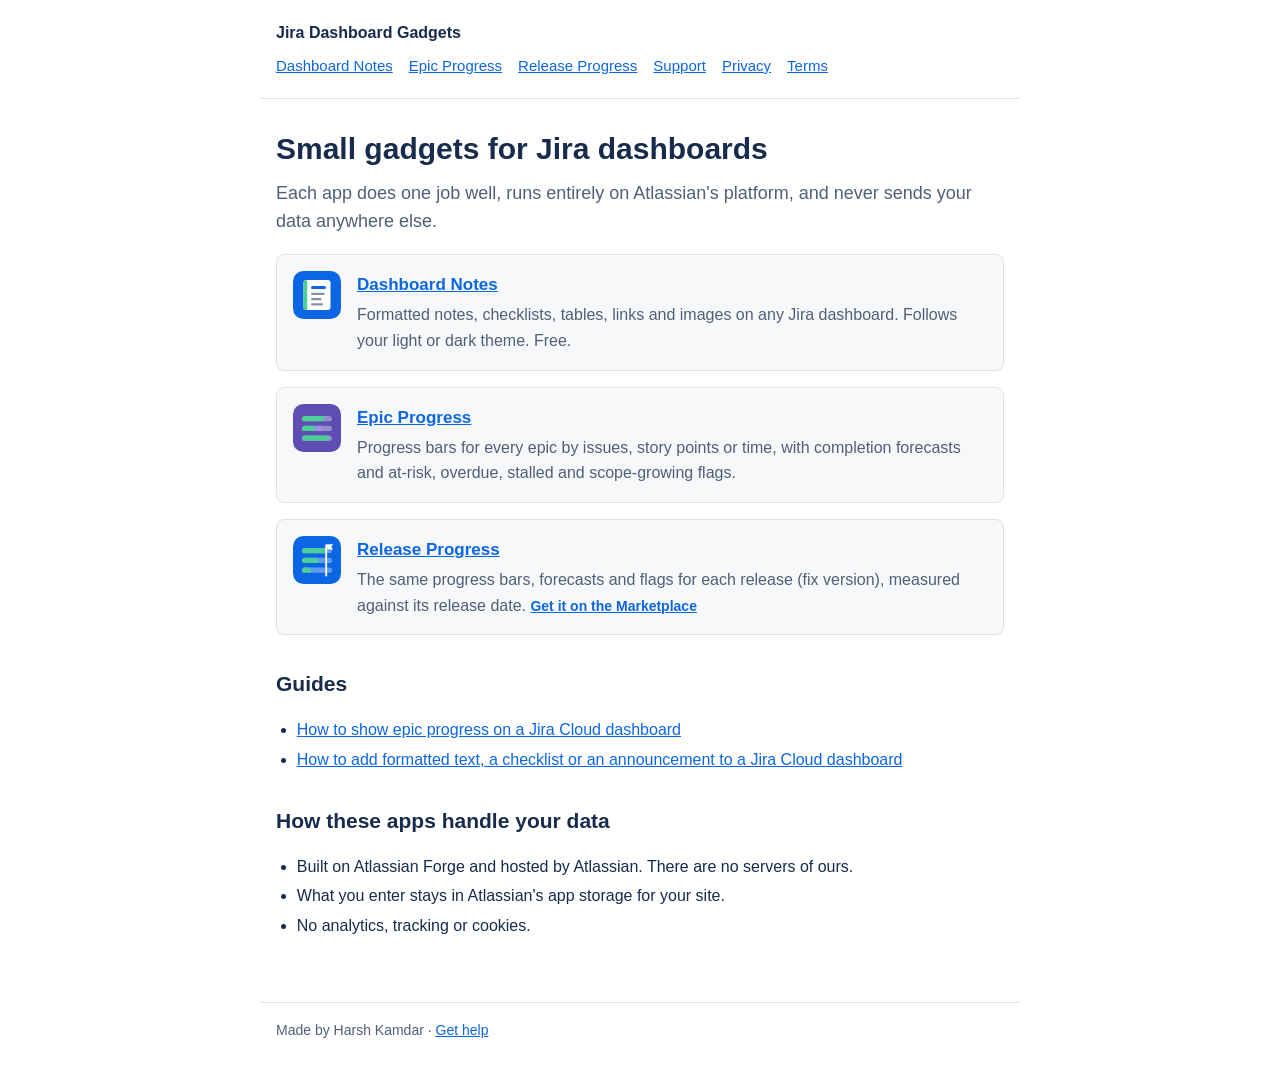
<file: index.html>
<!doctype html>
<html lang="en">
<head>
  <meta charset="utf-8">
  <meta name="viewport" content="width=device-width, initial-scale=1">
  <title>Jira dashboard gadgets: Epic Progress and Dashboard Notes</title>
  <meta name="description" content="Small, focused gadgets for Jira Cloud dashboards. They run entirely on Atlassian's platform.">
  <link rel="canonical" href="https://apps.harshkamdar.com/">
  <meta property="og:type" content="website">
  <meta property="og:title" content="Jira dashboard gadgets: Epic Progress and Dashboard Notes">
  <meta property="og:description" content="Small, focused gadgets for Jira Cloud dashboards. They run entirely on Atlassian's platform.">
  <meta property="og:url" content="https://apps.harshkamdar.com/">
  <meta property="og:image" content="https://apps.harshkamdar.com/assets/epic-progress-share.png">
  <meta name="twitter:card" content="summary_large_image">
  <link rel="icon" href="assets/dashboard-notes.svg">
  <link rel="stylesheet" href="assets/style.css">
</head>
<body>
  <header>
    <a class="brand" href="./">Jira Dashboard Gadgets</a>
    <nav>
      <a href="dashboard-notes/">Dashboard Notes</a>
      <a href="epic-progress/">Epic Progress</a>
      <a href="release-progress/">Release Progress</a>
      <a href="support.html">Support</a>
      <a href="privacy.html">Privacy</a>
      <a href="terms.html">Terms</a>
    </nav>
  </header>
  <main>
    <h1>Small gadgets for Jira dashboards</h1>
    <p class="lead">Each app does one job well, runs entirely on Atlassian's platform, and never sends your data anywhere else.</p>

    <div class="card">
      <img src="assets/dashboard-notes.svg" alt="">
      <div>
        <h3><a href="dashboard-notes/">Dashboard Notes</a></h3>
        <p>Formatted notes, checklists, tables, links and images on any Jira dashboard. Follows your light or dark theme. Free.</p>
      </div>
    </div>

    <div class="card">
      <img src="assets/epic-progress.svg" alt="">
      <div>
        <h3><a href="epic-progress/">Epic Progress</a></h3>
        <p>Progress bars for every epic by issues, story points or time, with completion forecasts and at-risk, overdue, stalled and scope-growing flags.</p>
      </div>
    </div>

    <div class="card">
      <img src="assets/release-progress.svg" alt="">
      <div>
        <h3><a href="release-progress/">Release Progress</a></h3>
        <p>The same progress bars, forecasts and flags for each release (fix version), measured against its release date. <a class="get-small" href="https://marketplace.atlassian.com/apps/3806658379">Get it on the Marketplace</a></p>
      </div>
    </div>

    <h2>Guides</h2>
    <ul>
      <li><a href="guides/epic-progress-on-a-jira-dashboard.html">How to show epic progress on a Jira Cloud dashboard</a></li>
      <li><a href="guides/text-and-checklists-on-a-jira-dashboard.html">How to add formatted text, a checklist or an announcement to a Jira Cloud dashboard</a></li>
    </ul>

    <h2>How these apps handle your data</h2>
    <ul>
      <li>Built on Atlassian Forge and hosted by Atlassian. There are no servers of ours.</li>
      <li>What you enter stays in Atlassian's app storage for your site.</li>
      <li>No analytics, tracking or cookies.</li>
    </ul>
  </main>
  <footer>Made by Harsh Kamdar · <a href="support.html">Get help</a></footer>
</body>
</html>
</file>
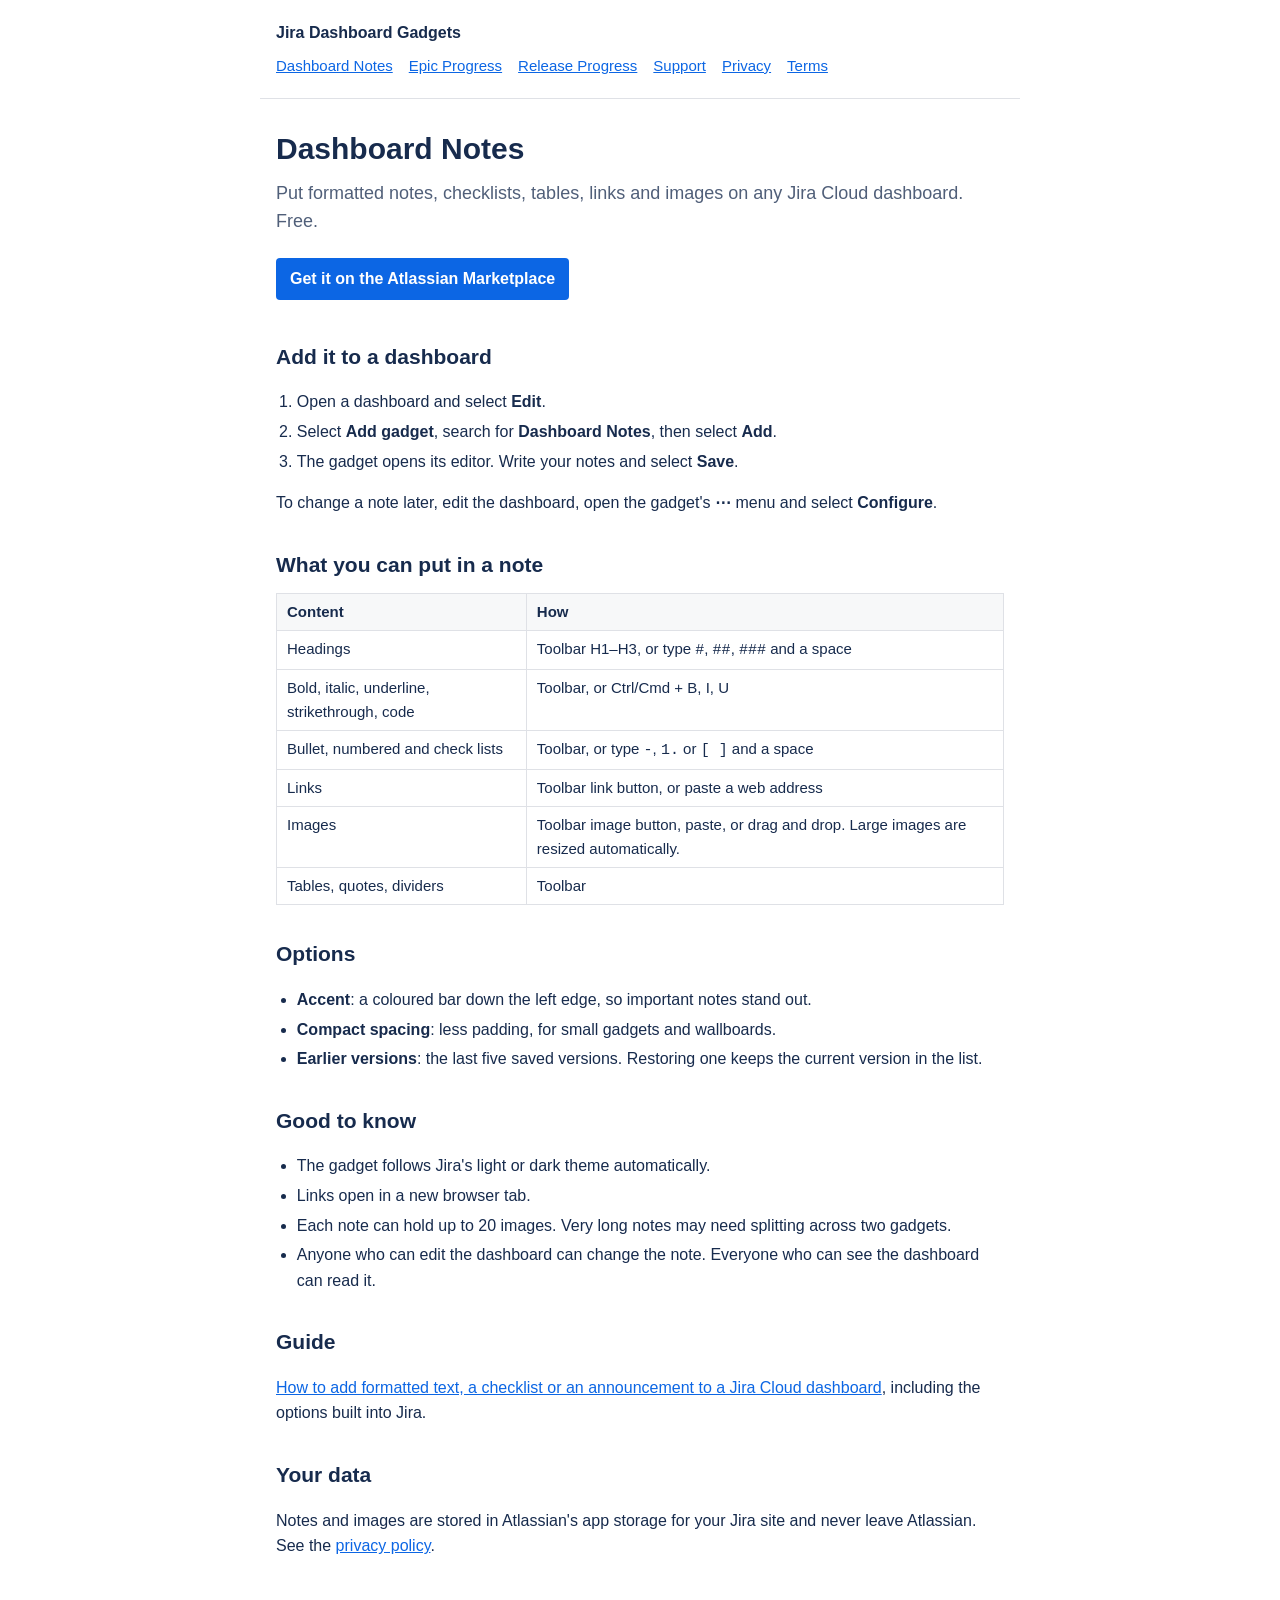
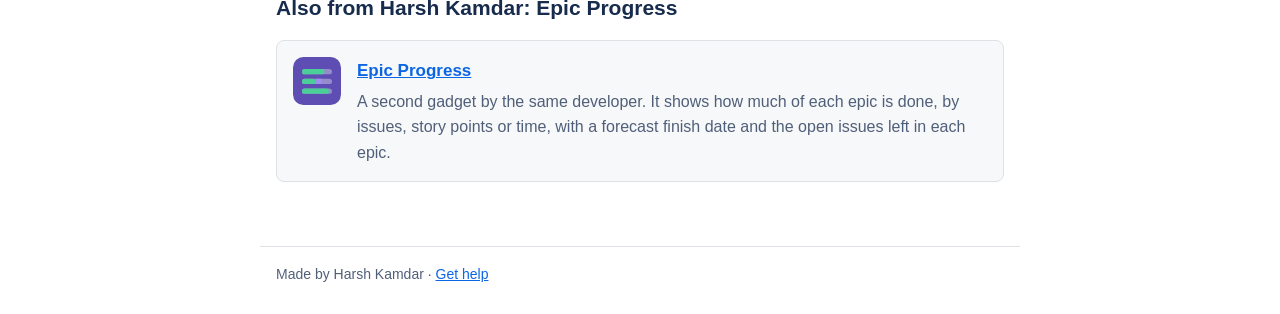
<file: dashboard-notes/index.html>
<!doctype html>
<html lang="en">
<head>
  <meta charset="utf-8">
  <meta name="viewport" content="width=device-width, initial-scale=1">
  <title>Dashboard Notes: rich text, checklists and images on Jira dashboards</title>
  <meta name="description" content="How to use Dashboard Notes, a rich-text notes gadget for Jira Cloud dashboards.">
  <link rel="canonical" href="https://apps.harshkamdar.com/dashboard-notes/">
  <meta property="og:type" content="website">
  <meta property="og:title" content="Dashboard Notes: rich text, checklists and images on Jira dashboards">
  <meta property="og:description" content="How to use Dashboard Notes, a rich-text notes gadget for Jira Cloud dashboards.">
  <meta property="og:url" content="https://apps.harshkamdar.com/dashboard-notes/">
  <meta property="og:image" content="https://apps.harshkamdar.com/assets/dashboard-notes-share.png">
  <meta name="twitter:card" content="summary_large_image">
  <link rel="icon" href="../assets/dashboard-notes.svg">
  <link rel="stylesheet" href="../assets/style.css">
</head>
<body>
  <header>
    <a class="brand" href="../">Jira Dashboard Gadgets</a>
    <nav>
      <a href="./">Dashboard Notes</a>
      <a href="../epic-progress/">Epic Progress</a>
      <a href="../release-progress/">Release Progress</a>
      <a href="../support.html">Support</a>
      <a href="../privacy.html">Privacy</a>
      <a href="../terms.html">Terms</a>
    </nav>
  </header>
  <main>
    <h1>Dashboard Notes</h1>
    <p class="lead">Put formatted notes, checklists, tables, links and images on any Jira Cloud dashboard. Free.</p>
    <p><a class="get" href="https://marketplace.atlassian.com/apps/429965167">Get it on the Atlassian Marketplace</a></p>

    <h2>Add it to a dashboard</h2>
    <ol>
      <li>Open a dashboard and select <strong>Edit</strong>.</li>
      <li>Select <strong>Add gadget</strong>, search for <strong>Dashboard Notes</strong>, then select <strong>Add</strong>.</li>
      <li>The gadget opens its editor. Write your notes and select <strong>Save</strong>.</li>
    </ol>
    <p>To change a note later, edit the dashboard, open the gadget's <strong>⋯</strong> menu and select <strong>Configure</strong>.</p>

    <h2>What you can put in a note</h2>
    <table>
      <tr><th>Content</th><th>How</th></tr>
      <tr><td>Headings</td><td>Toolbar H1–H3, or type <code>#</code>, <code>##</code>, <code>###</code> and a space</td></tr>
      <tr><td>Bold, italic, underline, strikethrough, code</td><td>Toolbar, or Ctrl/Cmd + B, I, U</td></tr>
      <tr><td>Bullet, numbered and check lists</td><td>Toolbar, or type <code>-</code>, <code>1.</code> or <code>[ ]</code> and a space</td></tr>
      <tr><td>Links</td><td>Toolbar link button, or paste a web address</td></tr>
      <tr><td>Images</td><td>Toolbar image button, paste, or drag and drop. Large images are resized automatically.</td></tr>
      <tr><td>Tables, quotes, dividers</td><td>Toolbar</td></tr>
    </table>

    <h2>Options</h2>
    <ul>
      <li><strong>Accent</strong>: a coloured bar down the left edge, so important notes stand out.</li>
      <li><strong>Compact spacing</strong>: less padding, for small gadgets and wallboards.</li>
      <li><strong>Earlier versions</strong>: the last five saved versions. Restoring one keeps the current version in the list.</li>
    </ul>

    <h2>Good to know</h2>
    <ul>
      <li>The gadget follows Jira's light or dark theme automatically.</li>
      <li>Links open in a new browser tab.</li>
      <li>Each note can hold up to 20 images. Very long notes may need splitting across two gadgets.</li>
      <li>Anyone who can edit the dashboard can change the note. Everyone who can see the dashboard can read it.</li>
    </ul>

    <h2>Guide</h2>
    <p><a href="../guides/text-and-checklists-on-a-jira-dashboard.html">How to add formatted text, a checklist or an announcement to a Jira Cloud dashboard</a>, including the options built into Jira.</p>

    <h2>Your data</h2>
    <p>Notes and images are stored in Atlassian's app storage for your Jira site and never leave Atlassian. See the <a href="../privacy.html">privacy policy</a>.</p>

    <h2>Also from Harsh Kamdar: Epic Progress</h2>
    <div class="card">
      <img src="../assets/epic-progress.svg" alt="">
      <div>
        <h3><a href="../epic-progress/">Epic Progress</a></h3>
        <p>A second gadget by the same developer. It shows how much of each epic is done, by issues, story points or time, with a forecast finish date and the open issues left in each epic.</p>
      </div>
    </div>
  </main>
  <footer>Made by Harsh Kamdar · <a href="../support.html">Get help</a></footer>
</body>
</html>
</file>
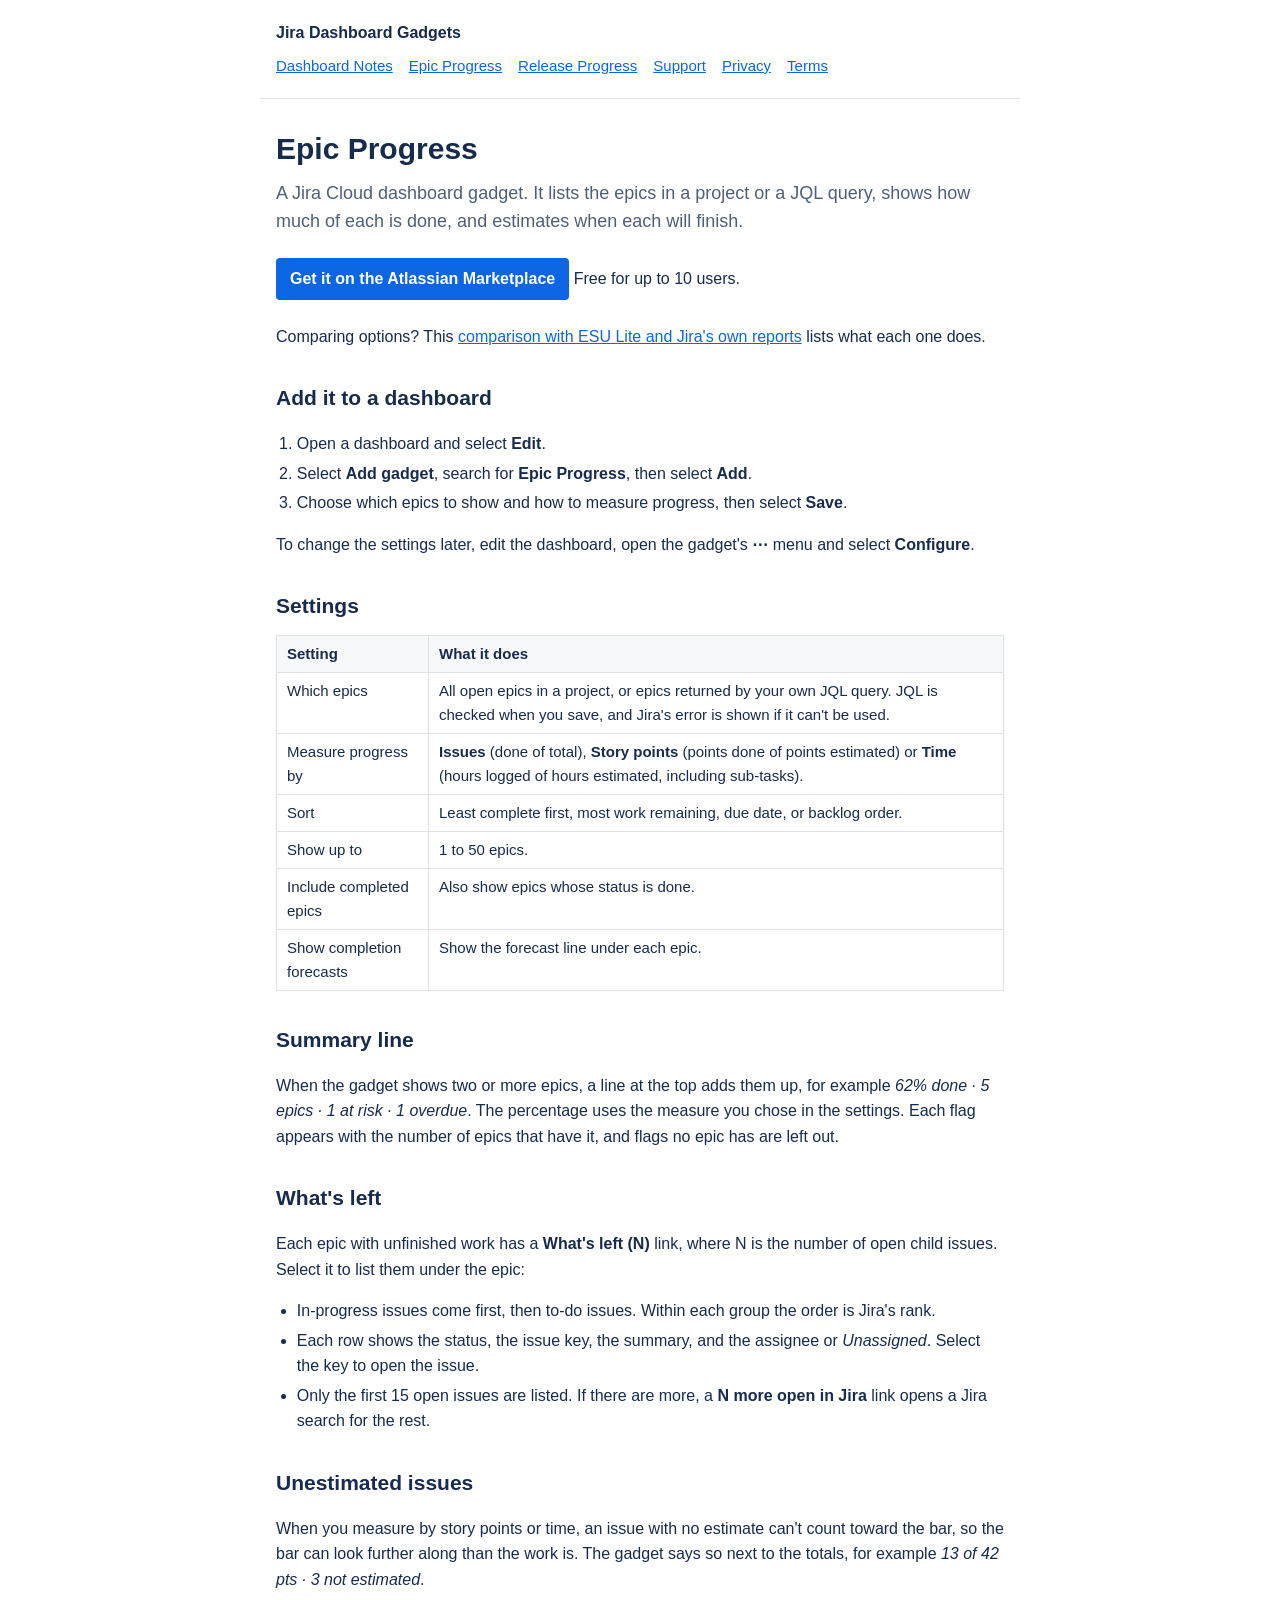
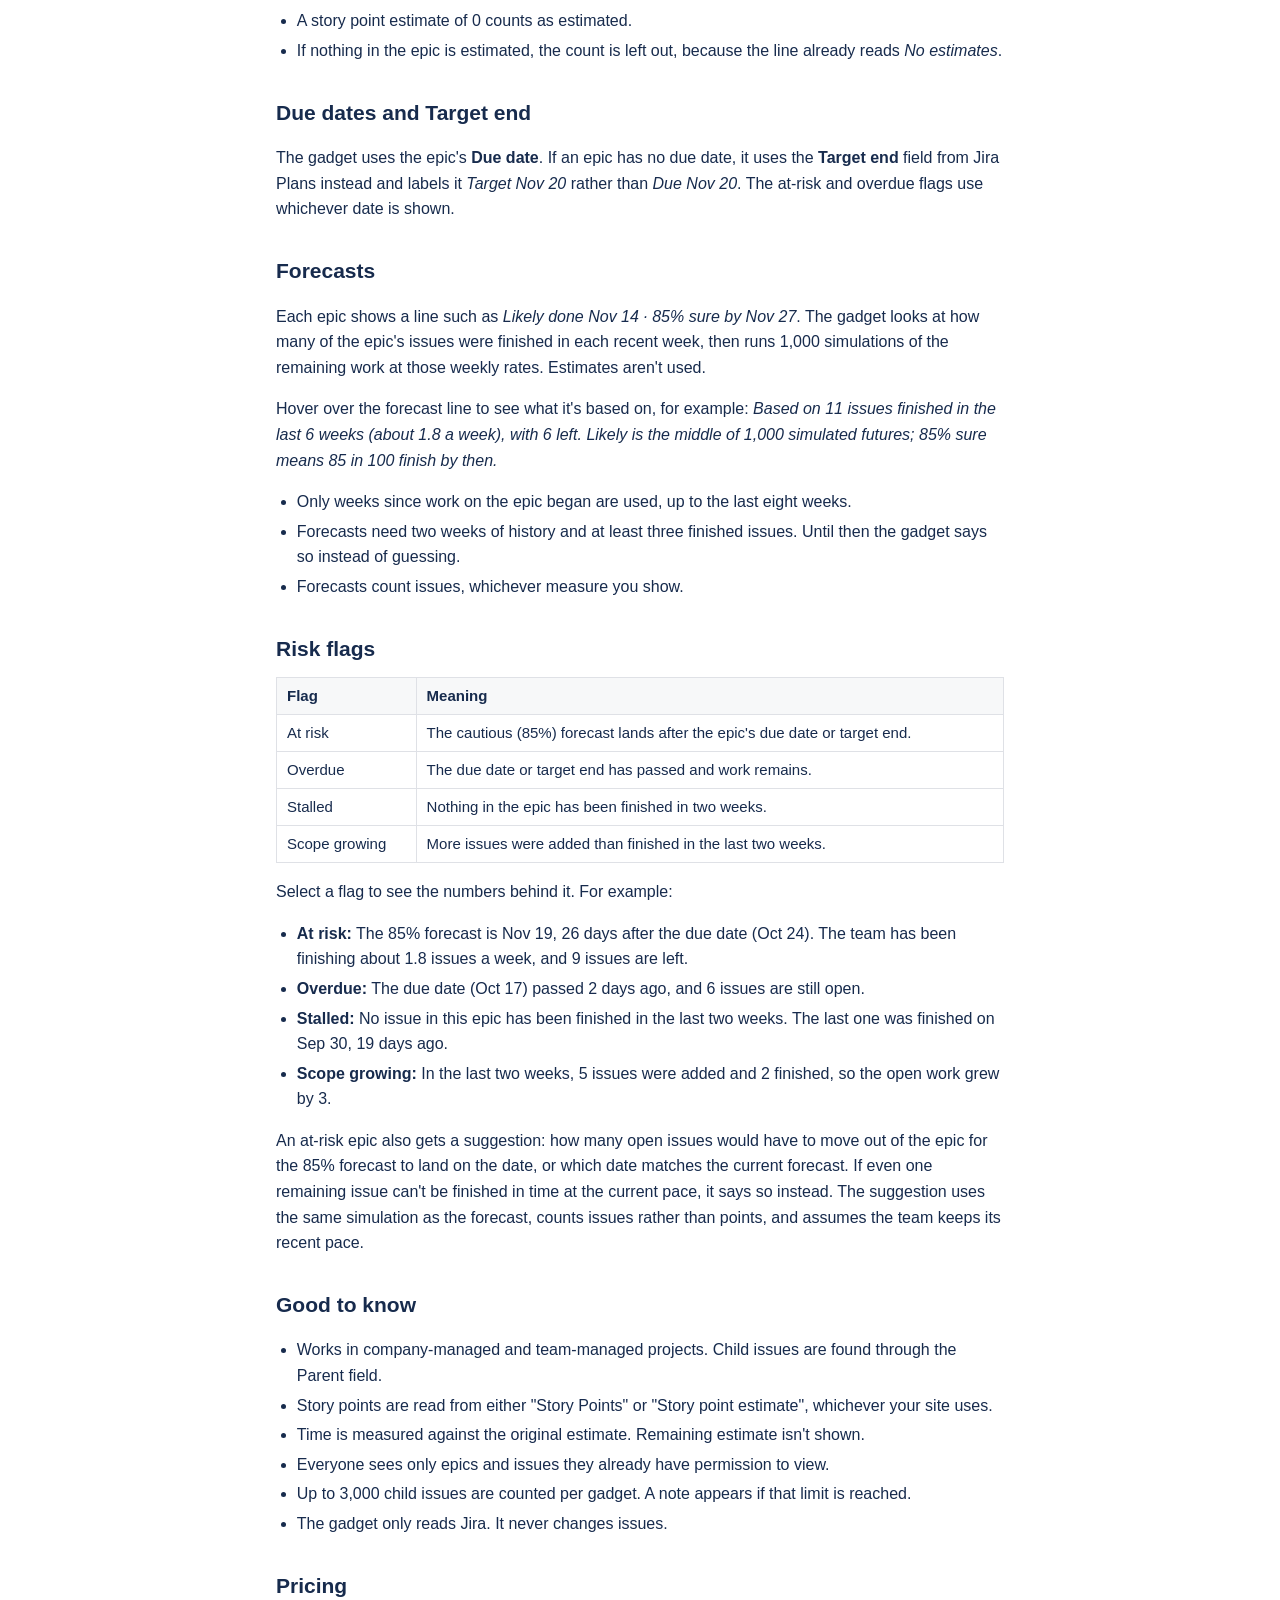
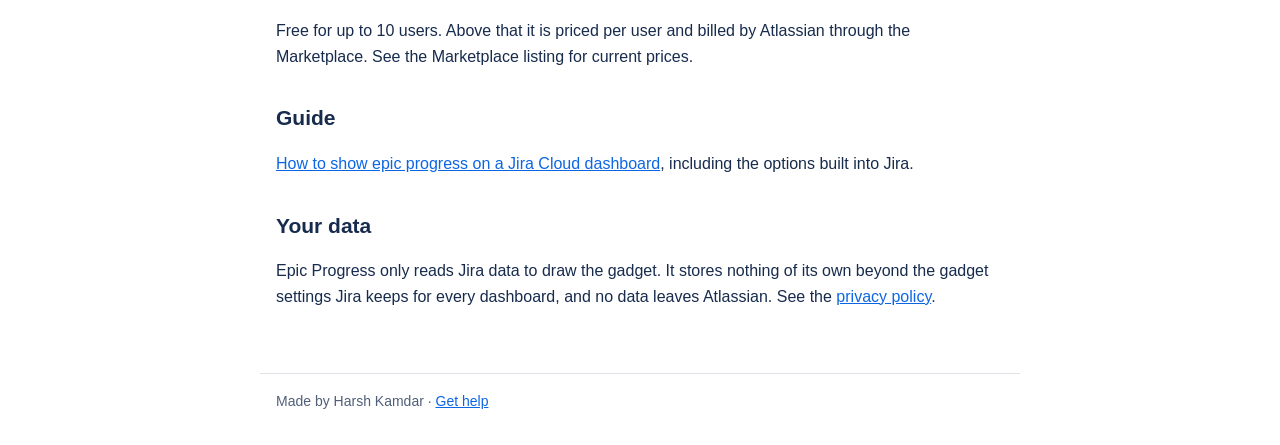
<file: epic-progress/index.html>
<!doctype html>
<html lang="en">
<head>
  <meta charset="utf-8">
  <meta name="viewport" content="width=device-width, initial-scale=1">
  <title>Epic Progress: epic progress bars and finish forecasts on Jira dashboards</title>
  <meta name="description" content="How to use Epic Progress, a Jira Cloud dashboard gadget that shows progress, open work and a forecast finish date for each epic.">
  <link rel="canonical" href="https://apps.harshkamdar.com/epic-progress/">
  <meta property="og:type" content="website">
  <meta property="og:title" content="Epic Progress: epic progress bars and finish forecasts on Jira dashboards">
  <meta property="og:description" content="How to use Epic Progress, a Jira Cloud dashboard gadget that shows progress, open work and a forecast finish date for each epic.">
  <meta property="og:url" content="https://apps.harshkamdar.com/epic-progress/">
  <meta property="og:image" content="https://apps.harshkamdar.com/assets/epic-progress-share.png">
  <meta name="twitter:card" content="summary_large_image">
  <link rel="icon" href="../assets/epic-progress.svg">
  <link rel="stylesheet" href="../assets/style.css">
</head>
<body>
  <header>
    <a class="brand" href="../">Jira Dashboard Gadgets</a>
    <nav>
      <a href="../dashboard-notes/">Dashboard Notes</a>
      <a href="./">Epic Progress</a>
      <a href="../release-progress/">Release Progress</a>
      <a href="../support.html">Support</a>
      <a href="../privacy.html">Privacy</a>
      <a href="../terms.html">Terms</a>
    </nav>
  </header>
  <main>
    <h1>Epic Progress</h1>
    <p class="lead">A Jira Cloud dashboard gadget. It lists the epics in a project or a JQL query, shows how much of each is done, and estimates when each will finish.</p>
    <p><a class="get" href="https://marketplace.atlassian.com/apps/957101045">Get it on the Atlassian Marketplace</a> Free for up to 10 users.</p>
    <p>Comparing options? This <a href="compare.html">comparison with ESU Lite and Jira's own reports</a> lists what each one does.</p>

    <h2>Add it to a dashboard</h2>
    <ol>
      <li>Open a dashboard and select <strong>Edit</strong>.</li>
      <li>Select <strong>Add gadget</strong>, search for <strong>Epic Progress</strong>, then select <strong>Add</strong>.</li>
      <li>Choose which epics to show and how to measure progress, then select <strong>Save</strong>.</li>
    </ol>
    <p>To change the settings later, edit the dashboard, open the gadget's <strong>⋯</strong> menu and select <strong>Configure</strong>.</p>

    <h2>Settings</h2>
    <table>
      <tr><th>Setting</th><th>What it does</th></tr>
      <tr><td>Which epics</td><td>All open epics in a project, or epics returned by your own JQL query. JQL is checked when you save, and Jira's error is shown if it can't be used.</td></tr>
      <tr><td>Measure progress by</td><td><strong>Issues</strong> (done of total), <strong>Story points</strong> (points done of points estimated) or <strong>Time</strong> (hours logged of hours estimated, including sub-tasks).</td></tr>
      <tr><td>Sort</td><td>Least complete first, most work remaining, due date, or backlog order.</td></tr>
      <tr><td>Show up to</td><td>1 to 50 epics.</td></tr>
      <tr><td>Include completed epics</td><td>Also show epics whose status is done.</td></tr>
      <tr><td>Show completion forecasts</td><td>Show the forecast line under each epic.</td></tr>
    </table>

    <h2 id="summary">Summary line</h2>
    <p>When the gadget shows two or more epics, a line at the top adds them up, for example <em>62% done · 5 epics · 1 at risk · 1 overdue</em>. The percentage uses the measure you chose in the settings. Each flag appears with the number of epics that have it, and flags no epic has are left out.</p>

    <h2 id="whats-left">What's left</h2>
    <p>Each epic with unfinished work has a <strong>What's left (N)</strong> link, where N is the number of open child issues. Select it to list them under the epic:</p>
    <ul>
      <li>In-progress issues come first, then to-do issues. Within each group the order is Jira's rank.</li>
      <li>Each row shows the status, the issue key, the summary, and the assignee or <em>Unassigned</em>. Select the key to open the issue.</li>
      <li>Only the first 15 open issues are listed. If there are more, a <strong>N more open in Jira</strong> link opens a Jira search for the rest.</li>
    </ul>

    <h2 id="estimates">Unestimated issues</h2>
    <p>When you measure by story points or time, an issue with no estimate can't count toward the bar, so the bar can look further along than the work is. The gadget says so next to the totals, for example <em>13 of 42 pts · 3 not estimated</em>.</p>
    <ul>
      <li>A story point estimate of 0 counts as estimated.</li>
      <li>If nothing in the epic is estimated, the count is left out, because the line already reads <em>No estimates</em>.</li>
    </ul>

    <h2 id="dates">Due dates and Target end</h2>
    <p>The gadget uses the epic's <strong>Due date</strong>. If an epic has no due date, it uses the <strong>Target end</strong> field from Jira Plans instead and labels it <em>Target Nov 20</em> rather than <em>Due Nov 20</em>. The at-risk and overdue flags use whichever date is shown.</p>

    <h2 id="forecasts">Forecasts</h2>
    <p>Each epic shows a line such as <em>Likely done Nov 14 · 85% sure by Nov 27</em>. The gadget looks at how many of the epic's issues were finished in each recent week, then runs 1,000 simulations of the remaining work at those weekly rates. Estimates aren't used.</p>
    <p>Hover over the forecast line to see what it's based on, for example: <em>Based on 11 issues finished in the last 6 weeks (about 1.8 a week), with 6 left. Likely is the middle of 1,000 simulated futures; 85% sure means 85 in 100 finish by then.</em></p>
    <ul>
      <li>Only weeks since work on the epic began are used, up to the last eight weeks.</li>
      <li>Forecasts need two weeks of history and at least three finished issues. Until then the gadget says so instead of guessing.</li>
      <li>Forecasts count issues, whichever measure you show.</li>
    </ul>

    <h2 id="risk-flags">Risk flags</h2>
    <table>
      <tr><th>Flag</th><th>Meaning</th></tr>
      <tr><td>At risk</td><td>The cautious (85%) forecast lands after the epic's due date or target end.</td></tr>
      <tr><td>Overdue</td><td>The due date or target end has passed and work remains.</td></tr>
      <tr><td>Stalled</td><td>Nothing in the epic has been finished in two weeks.</td></tr>
      <tr><td>Scope growing</td><td>More issues were added than finished in the last two weeks.</td></tr>
    </table>
    <p>Select a flag to see the numbers behind it. For example:</p>
    <ul>
      <li><strong>At risk:</strong> The 85% forecast is Nov 19, 26 days after the due date (Oct 24). The team has been finishing about 1.8 issues a week, and 9 issues are left.</li>
      <li><strong>Overdue:</strong> The due date (Oct 17) passed 2 days ago, and 6 issues are still open.</li>
      <li><strong>Stalled:</strong> No issue in this epic has been finished in the last two weeks. The last one was finished on Sep 30, 19 days ago.</li>
      <li><strong>Scope growing:</strong> In the last two weeks, 5 issues were added and 2 finished, so the open work grew by 3.</li>
    </ul>
    <p>An at-risk epic also gets a suggestion: how many open issues would have to move out of the epic for the 85% forecast to land on the date, or which date matches the current forecast. If even one remaining issue can't be finished in time at the current pace, it says so instead. The suggestion uses the same simulation as the forecast, counts issues rather than points, and assumes the team keeps its recent pace.</p>

    <h2>Good to know</h2>
    <ul>
      <li>Works in company-managed and team-managed projects. Child issues are found through the Parent field.</li>
      <li>Story points are read from either "Story Points" or "Story point estimate", whichever your site uses.</li>
      <li>Time is measured against the original estimate. Remaining estimate isn't shown.</li>
      <li>Everyone sees only epics and issues they already have permission to view.</li>
      <li>Up to 3,000 child issues are counted per gadget. A note appears if that limit is reached.</li>
      <li>The gadget only reads Jira. It never changes issues.</li>
    </ul>

    <h2>Pricing</h2>
    <p>Free for up to 10 users. Above that it is priced per user and billed by Atlassian through the Marketplace. See the Marketplace listing for current prices.</p>

    <h2>Guide</h2>
    <p><a href="../guides/epic-progress-on-a-jira-dashboard.html">How to show epic progress on a Jira Cloud dashboard</a>, including the options built into Jira.</p>

    <h2>Your data</h2>
    <p>Epic Progress only reads Jira data to draw the gadget. It stores nothing of its own beyond the gadget settings Jira keeps for every dashboard, and no data leaves Atlassian. See the <a href="../privacy.html">privacy policy</a>.</p>
  </main>
  <footer>Made by Harsh Kamdar · <a href="../support.html">Get help</a></footer>
</body>
</html>
</file>
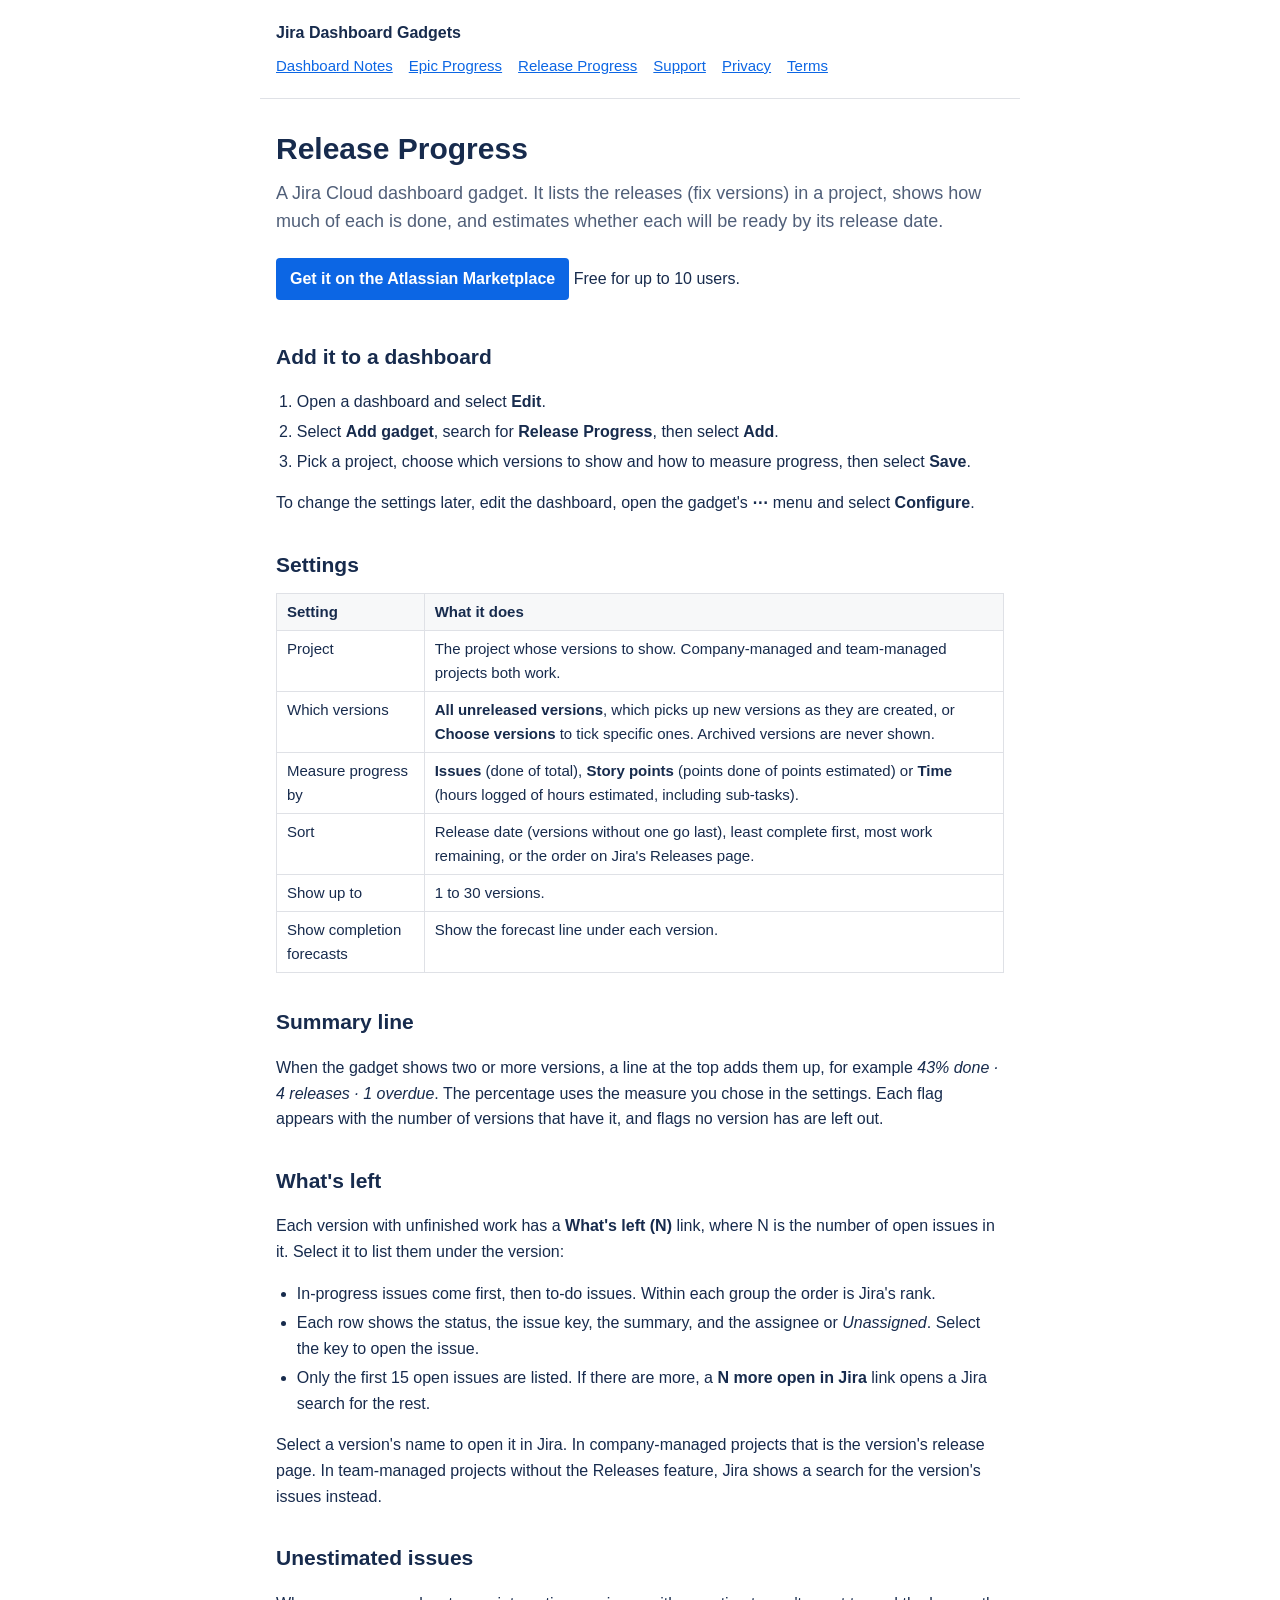
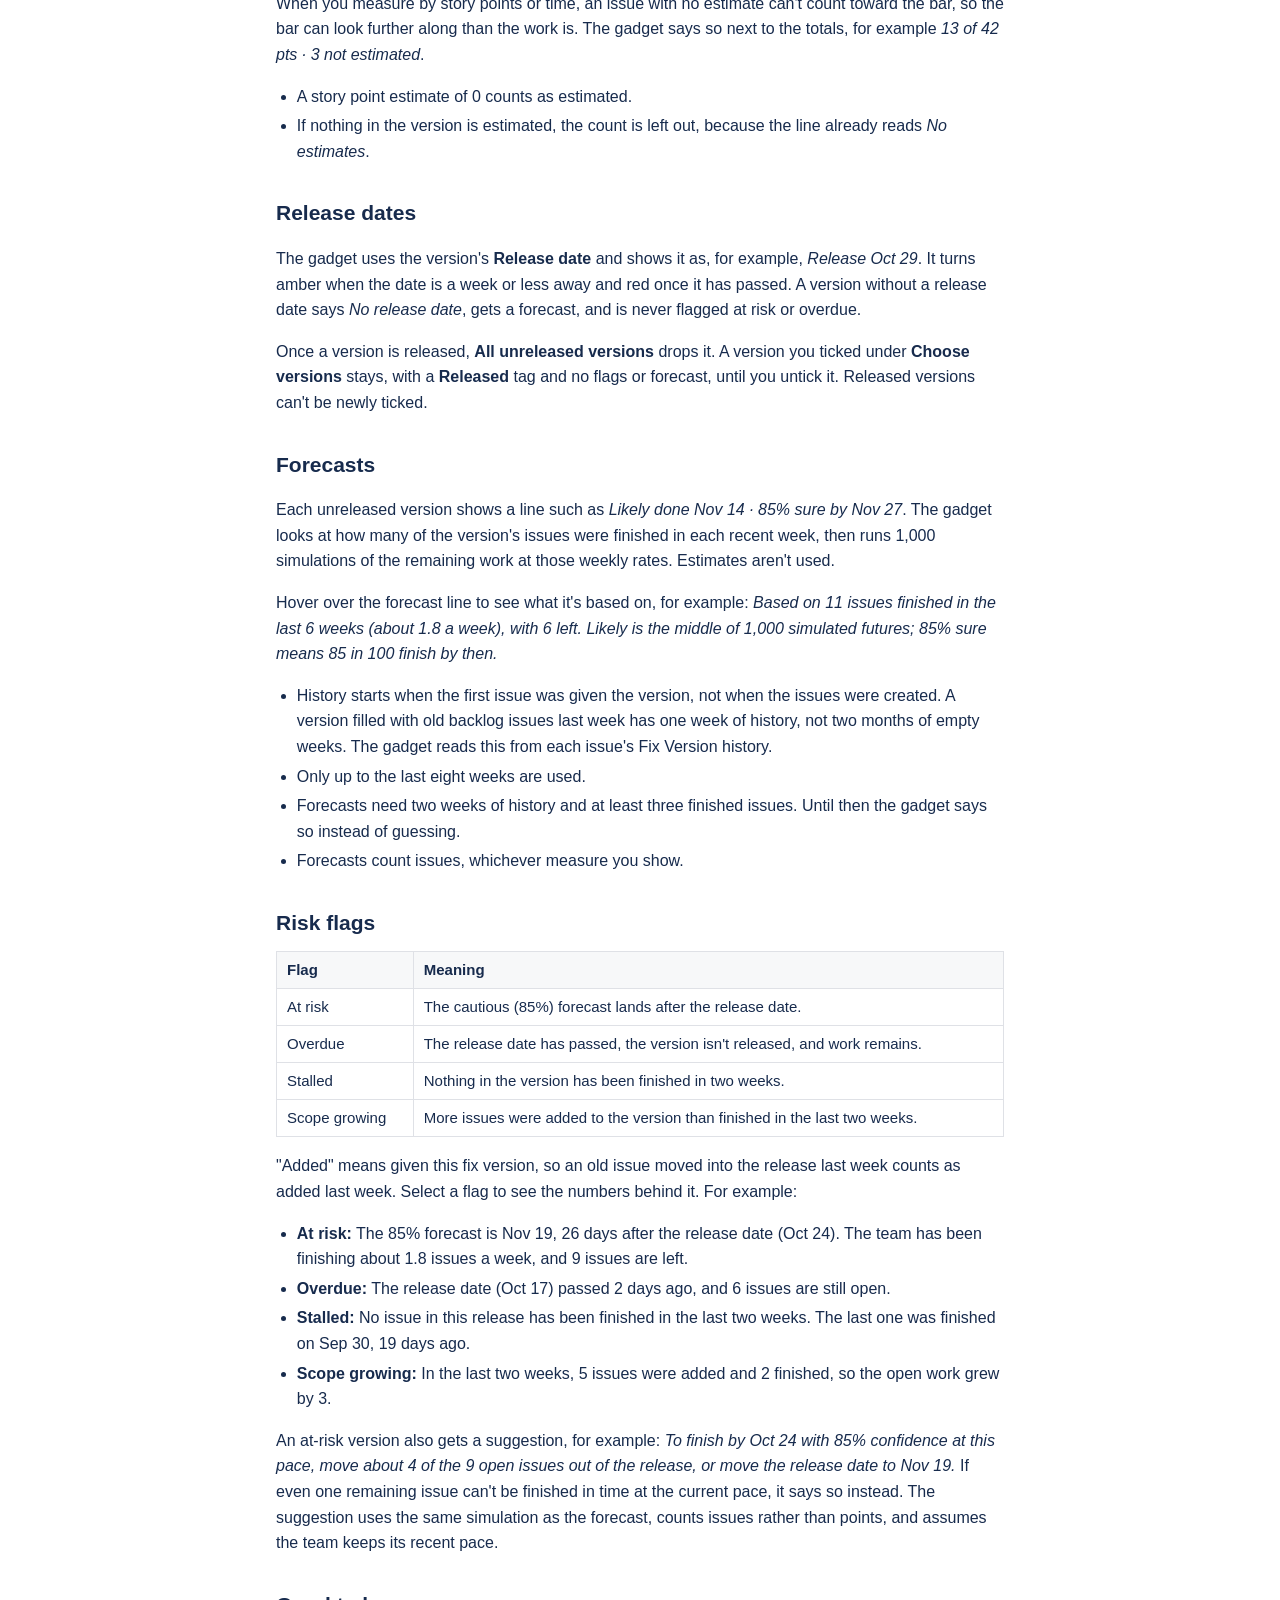
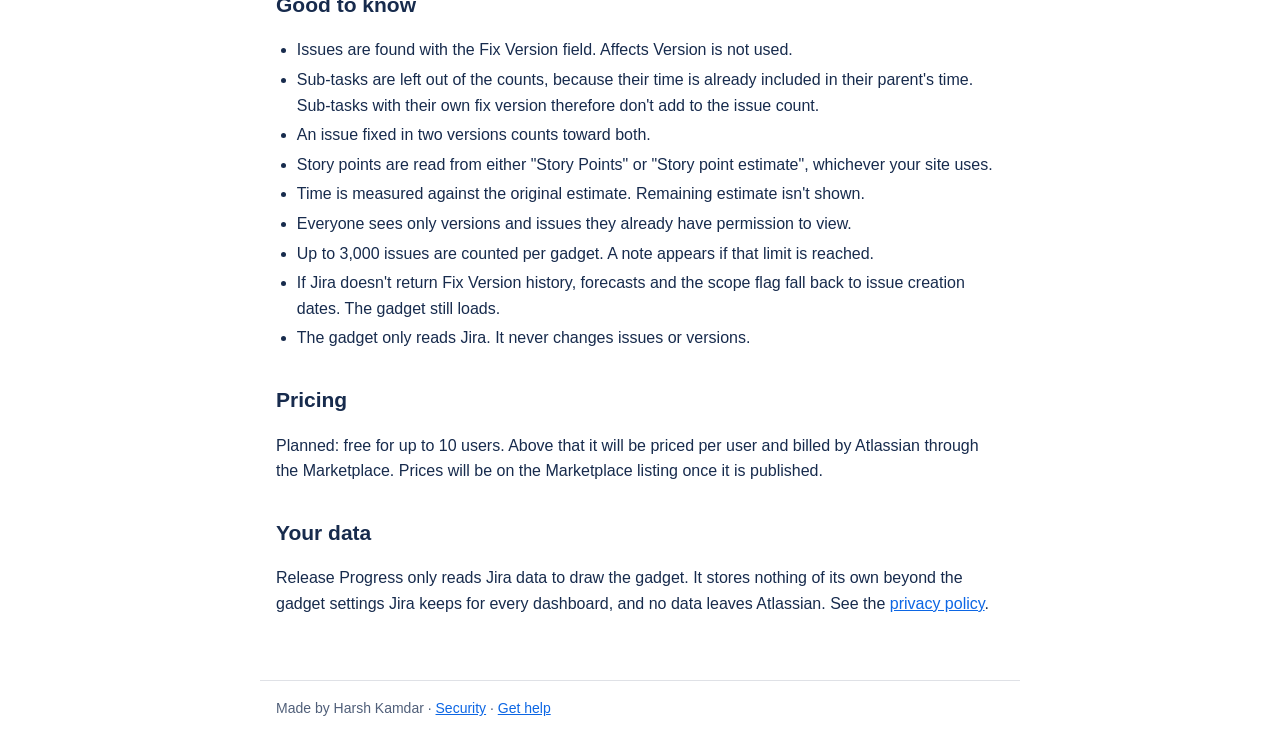
<file: release-progress/index.html>
<!doctype html>
<html lang="en">
<head>
  <meta charset="utf-8">
  <meta name="viewport" content="width=device-width, initial-scale=1">
  <title>Release Progress: release progress bars and finish forecasts on Jira dashboards</title>
  <meta name="description" content="How to use Release Progress, a Jira Cloud dashboard gadget that shows progress, open work and a forecast finish date for each release (fix version).">
  <link rel="canonical" href="https://apps.harshkamdar.com/release-progress/">
  <meta property="og:type" content="website">
  <meta property="og:title" content="Release Progress: release progress bars and finish forecasts on Jira dashboards">
  <meta property="og:description" content="How to use Release Progress, a Jira Cloud dashboard gadget that shows progress, open work and a forecast finish date for each release (fix version).">
  <meta property="og:url" content="https://apps.harshkamdar.com/release-progress/">
  <link rel="icon" href="../assets/release-progress.svg">
  <link rel="stylesheet" href="../assets/style.css">
</head>
<body>
  <header>
    <a class="brand" href="../">Jira Dashboard Gadgets</a>
    <nav>
      <a href="../dashboard-notes/">Dashboard Notes</a>
      <a href="../epic-progress/">Epic Progress</a>
      <a href="./">Release Progress</a>
      <a href="../support.html">Support</a>
      <a href="../privacy.html">Privacy</a>
      <a href="../terms.html">Terms</a>
    </nav>
  </header>
  <main>
    <h1>Release Progress</h1>
    <p class="lead">A Jira Cloud dashboard gadget. It lists the releases (fix versions) in a project, shows how much of each is done, and estimates whether each will be ready by its release date.</p>
    <p><a class="get" href="https://marketplace.atlassian.com/apps/3806658379">Get it on the Atlassian Marketplace</a> Free for up to 10 users.</p>

    <h2>Add it to a dashboard</h2>
    <ol>
      <li>Open a dashboard and select <strong>Edit</strong>.</li>
      <li>Select <strong>Add gadget</strong>, search for <strong>Release Progress</strong>, then select <strong>Add</strong>.</li>
      <li>Pick a project, choose which versions to show and how to measure progress, then select <strong>Save</strong>.</li>
    </ol>
    <p>To change the settings later, edit the dashboard, open the gadget's <strong>⋯</strong> menu and select <strong>Configure</strong>.</p>

    <h2>Settings</h2>
    <table>
      <tr><th>Setting</th><th>What it does</th></tr>
      <tr><td>Project</td><td>The project whose versions to show. Company-managed and team-managed projects both work.</td></tr>
      <tr><td>Which versions</td><td><strong>All unreleased versions</strong>, which picks up new versions as they are created, or <strong>Choose versions</strong> to tick specific ones. Archived versions are never shown.</td></tr>
      <tr><td>Measure progress by</td><td><strong>Issues</strong> (done of total), <strong>Story points</strong> (points done of points estimated) or <strong>Time</strong> (hours logged of hours estimated, including sub-tasks).</td></tr>
      <tr><td>Sort</td><td>Release date (versions without one go last), least complete first, most work remaining, or the order on Jira's Releases page.</td></tr>
      <tr><td>Show up to</td><td>1 to 30 versions.</td></tr>
      <tr><td>Show completion forecasts</td><td>Show the forecast line under each version.</td></tr>
    </table>

    <h2 id="summary">Summary line</h2>
    <p>When the gadget shows two or more versions, a line at the top adds them up, for example <em>43% done · 4 releases · 1 overdue</em>. The percentage uses the measure you chose in the settings. Each flag appears with the number of versions that have it, and flags no version has are left out.</p>

    <h2 id="whats-left">What's left</h2>
    <p>Each version with unfinished work has a <strong>What's left (N)</strong> link, where N is the number of open issues in it. Select it to list them under the version:</p>
    <ul>
      <li>In-progress issues come first, then to-do issues. Within each group the order is Jira's rank.</li>
      <li>Each row shows the status, the issue key, the summary, and the assignee or <em>Unassigned</em>. Select the key to open the issue.</li>
      <li>Only the first 15 open issues are listed. If there are more, a <strong>N more open in Jira</strong> link opens a Jira search for the rest.</li>
    </ul>
    <p>Select a version's name to open it in Jira. In company-managed projects that is the version's release page. In team-managed projects without the Releases feature, Jira shows a search for the version's issues instead.</p>

    <h2 id="estimates">Unestimated issues</h2>
    <p>When you measure by story points or time, an issue with no estimate can't count toward the bar, so the bar can look further along than the work is. The gadget says so next to the totals, for example <em>13 of 42 pts · 3 not estimated</em>.</p>
    <ul>
      <li>A story point estimate of 0 counts as estimated.</li>
      <li>If nothing in the version is estimated, the count is left out, because the line already reads <em>No estimates</em>.</li>
    </ul>

    <h2 id="dates">Release dates</h2>
    <p>The gadget uses the version's <strong>Release date</strong> and shows it as, for example, <em>Release Oct 29</em>. It turns amber when the date is a week or less away and red once it has passed. A version without a release date says <em>No release date</em>, gets a forecast, and is never flagged at risk or overdue.</p>
    <p>Once a version is released, <strong>All unreleased versions</strong> drops it. A version you ticked under <strong>Choose versions</strong> stays, with a <strong>Released</strong> tag and no flags or forecast, until you untick it. Released versions can't be newly ticked.</p>

    <h2 id="forecasts">Forecasts</h2>
    <p>Each unreleased version shows a line such as <em>Likely done Nov 14 · 85% sure by Nov 27</em>. The gadget looks at how many of the version's issues were finished in each recent week, then runs 1,000 simulations of the remaining work at those weekly rates. Estimates aren't used.</p>
    <p>Hover over the forecast line to see what it's based on, for example: <em>Based on 11 issues finished in the last 6 weeks (about 1.8 a week), with 6 left. Likely is the middle of 1,000 simulated futures; 85% sure means 85 in 100 finish by then.</em></p>
    <ul>
      <li>History starts when the first issue was given the version, not when the issues were created. A version filled with old backlog issues last week has one week of history, not two months of empty weeks. The gadget reads this from each issue's Fix Version history.</li>
      <li>Only up to the last eight weeks are used.</li>
      <li>Forecasts need two weeks of history and at least three finished issues. Until then the gadget says so instead of guessing.</li>
      <li>Forecasts count issues, whichever measure you show.</li>
    </ul>

    <h2 id="risk-flags">Risk flags</h2>
    <table>
      <tr><th>Flag</th><th>Meaning</th></tr>
      <tr><td>At risk</td><td>The cautious (85%) forecast lands after the release date.</td></tr>
      <tr><td>Overdue</td><td>The release date has passed, the version isn't released, and work remains.</td></tr>
      <tr><td>Stalled</td><td>Nothing in the version has been finished in two weeks.</td></tr>
      <tr><td>Scope growing</td><td>More issues were added to the version than finished in the last two weeks.</td></tr>
    </table>
    <p>"Added" means given this fix version, so an old issue moved into the release last week counts as added last week. Select a flag to see the numbers behind it. For example:</p>
    <ul>
      <li><strong>At risk:</strong> The 85% forecast is Nov 19, 26 days after the release date (Oct 24). The team has been finishing about 1.8 issues a week, and 9 issues are left.</li>
      <li><strong>Overdue:</strong> The release date (Oct 17) passed 2 days ago, and 6 issues are still open.</li>
      <li><strong>Stalled:</strong> No issue in this release has been finished in the last two weeks. The last one was finished on Sep 30, 19 days ago.</li>
      <li><strong>Scope growing:</strong> In the last two weeks, 5 issues were added and 2 finished, so the open work grew by 3.</li>
    </ul>
    <p>An at-risk version also gets a suggestion, for example: <em>To finish by Oct 24 with 85% confidence at this pace, move about 4 of the 9 open issues out of the release, or move the release date to Nov 19.</em> If even one remaining issue can't be finished in time at the current pace, it says so instead. The suggestion uses the same simulation as the forecast, counts issues rather than points, and assumes the team keeps its recent pace.</p>

    <h2>Good to know</h2>
    <ul>
      <li>Issues are found with the Fix Version field. Affects Version is not used.</li>
      <li>Sub-tasks are left out of the counts, because their time is already included in their parent's time. Sub-tasks with their own fix version therefore don't add to the issue count.</li>
      <li>An issue fixed in two versions counts toward both.</li>
      <li>Story points are read from either "Story Points" or "Story point estimate", whichever your site uses.</li>
      <li>Time is measured against the original estimate. Remaining estimate isn't shown.</li>
      <li>Everyone sees only versions and issues they already have permission to view.</li>
      <li>Up to 3,000 issues are counted per gadget. A note appears if that limit is reached.</li>
      <li>If Jira doesn't return Fix Version history, forecasts and the scope flag fall back to issue creation dates. The gadget still loads.</li>
      <li>The gadget only reads Jira. It never changes issues or versions.</li>
    </ul>

    <h2>Pricing</h2>
    <p>Planned: free for up to 10 users. Above that it will be priced per user and billed by Atlassian through the Marketplace. Prices will be on the Marketplace listing once it is published.</p>

    <h2>Your data</h2>
    <p>Release Progress only reads Jira data to draw the gadget. It stores nothing of its own beyond the gadget settings Jira keeps for every dashboard, and no data leaves Atlassian. See the <a href="../privacy.html">privacy policy</a>.</p>
  </main>
  <footer>Made by Harsh Kamdar · <a href="../security.html">Security</a> · <a href="../support.html">Get help</a></footer>
</body>
</html>
</file>
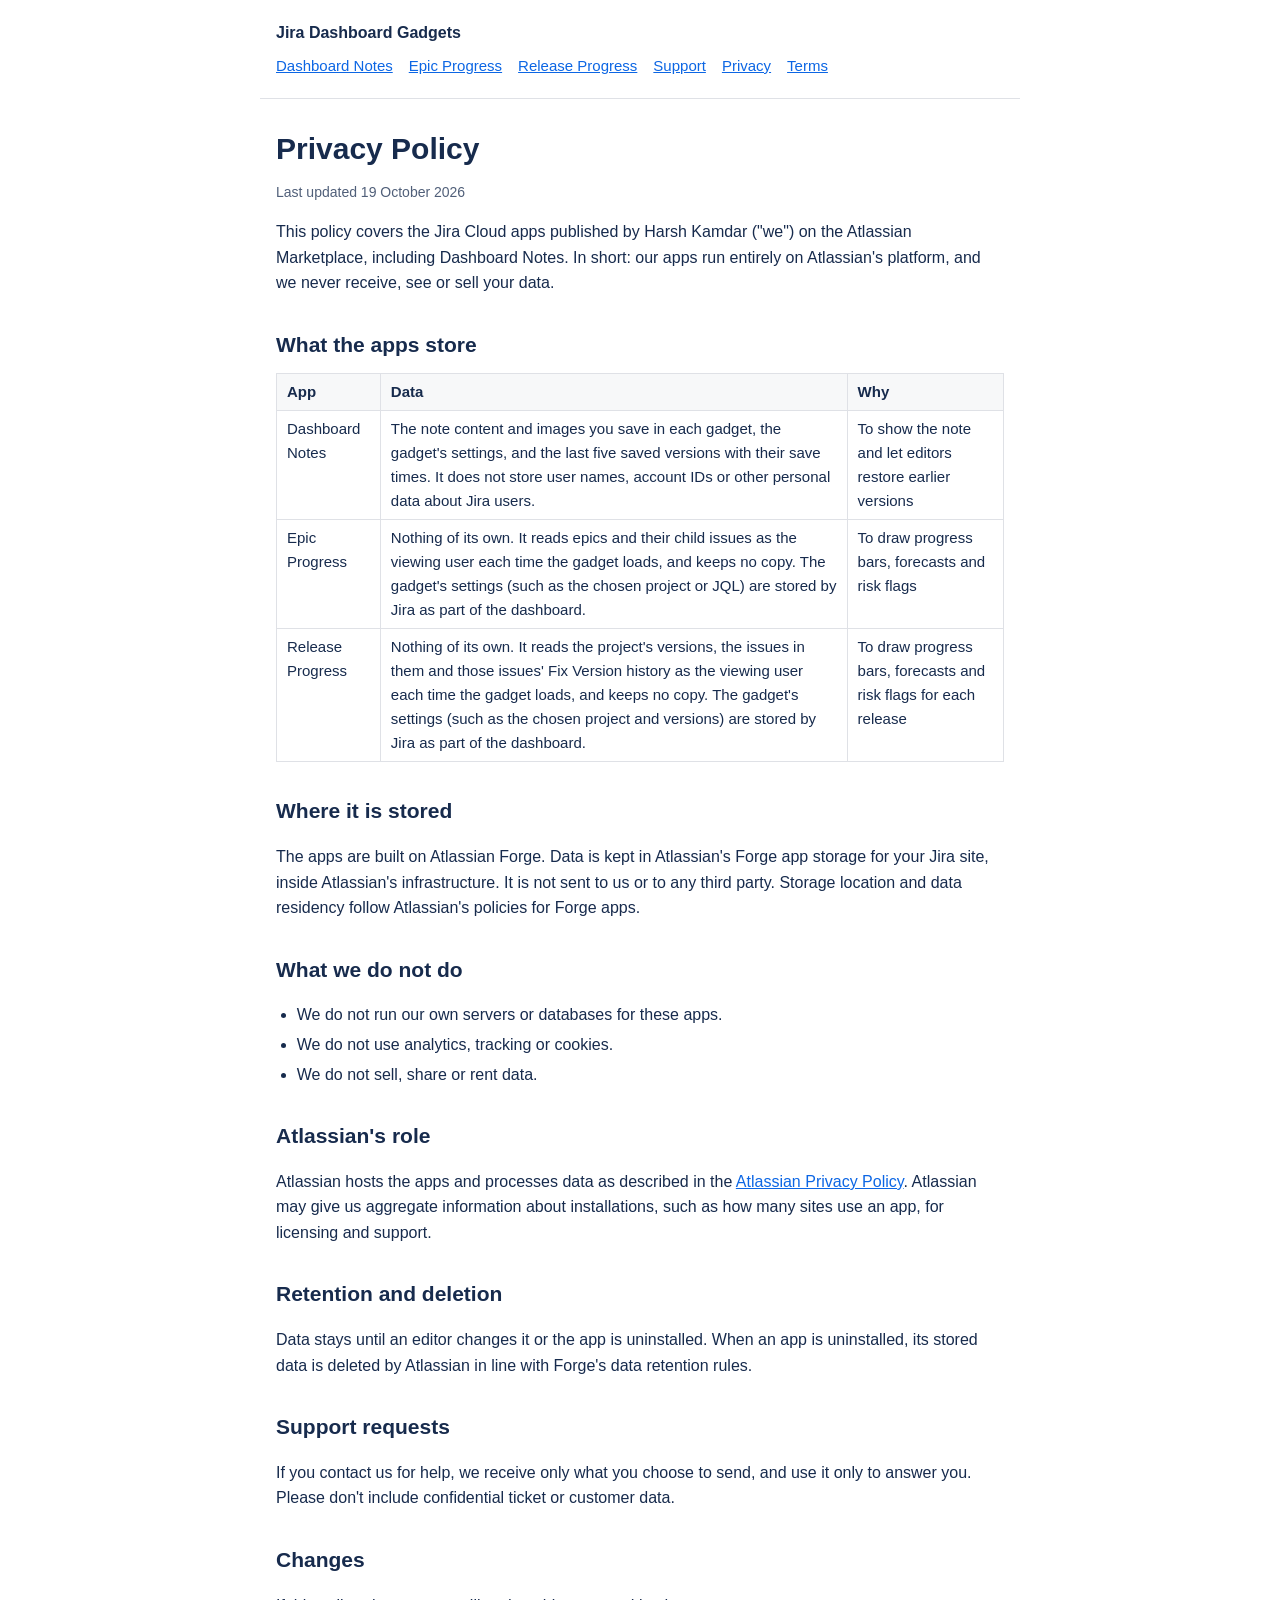
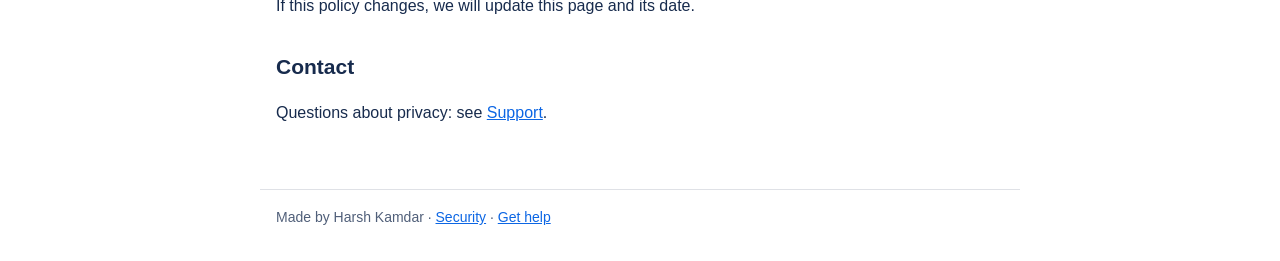
<file: privacy.html>
<!doctype html>
<html lang="en">
<head>
  <meta charset="utf-8">
  <meta name="viewport" content="width=device-width, initial-scale=1">
  <title>Privacy policy · Jira Dashboard Gadgets</title>
  <meta name="description" content="What the Dashboard Notes, Epic Progress and Release Progress apps store, where it is kept, and what they never do with your data.">
  <link rel="canonical" href="https://apps.harshkamdar.com/privacy.html">
  <meta property="og:type" content="website">
  <meta property="og:title" content="Privacy policy · Jira Dashboard Gadgets">
  <meta property="og:description" content="What the Dashboard Notes, Epic Progress and Release Progress apps store, where it is kept, and what they never do with your data.">
  <meta property="og:url" content="https://apps.harshkamdar.com/privacy.html">
  <link rel="icon" href="assets/dashboard-notes.svg">
  <link rel="stylesheet" href="assets/style.css">
</head>
<body>
  <header>
    <a class="brand" href="./">Jira Dashboard Gadgets</a>
    <nav>
      <a href="dashboard-notes/">Dashboard Notes</a>
      <a href="epic-progress/">Epic Progress</a>
      <a href="release-progress/">Release Progress</a>
      <a href="support.html">Support</a>
      <a href="privacy.html">Privacy</a>
      <a href="terms.html">Terms</a>
    </nav>
  </header>
  <main>
    <h1>Privacy Policy</h1>
    <p class="updated">Last updated 19 October 2026</p>

    <p>This policy covers the Jira Cloud apps published by Harsh Kamdar ("we") on the Atlassian Marketplace, including Dashboard Notes. In short: our apps run entirely on Atlassian's platform, and we never receive, see or sell your data.</p>

    <h2>What the apps store</h2>
    <table>
      <tr><th>App</th><th>Data</th><th>Why</th></tr>
      <tr><td>Dashboard Notes</td><td>The note content and images you save in each gadget, the gadget's settings, and the last five saved versions with their save times. It does not store user names, account IDs or other personal data about Jira users.</td><td>To show the note and let editors restore earlier versions</td></tr>
      <tr><td>Epic Progress</td><td>Nothing of its own. It reads epics and their child issues as the viewing user each time the gadget loads, and keeps no copy. The gadget's settings (such as the chosen project or JQL) are stored by Jira as part of the dashboard.</td><td>To draw progress bars, forecasts and risk flags</td></tr>
      <tr><td>Release Progress</td><td>Nothing of its own. It reads the project's versions, the issues in them and those issues' Fix Version history as the viewing user each time the gadget loads, and keeps no copy. The gadget's settings (such as the chosen project and versions) are stored by Jira as part of the dashboard.</td><td>To draw progress bars, forecasts and risk flags for each release</td></tr>
    </table>

    <h2>Where it is stored</h2>
    <p>The apps are built on Atlassian Forge. Data is kept in Atlassian's Forge app storage for your Jira site, inside Atlassian's infrastructure. It is not sent to us or to any third party. Storage location and data residency follow Atlassian's policies for Forge apps.</p>

    <h2>What we do not do</h2>
    <ul>
      <li>We do not run our own servers or databases for these apps.</li>
      <li>We do not use analytics, tracking or cookies.</li>
      <li>We do not sell, share or rent data.</li>
    </ul>

    <h2>Atlassian's role</h2>
    <p>Atlassian hosts the apps and processes data as described in the <a href="https://www.atlassian.com/legal/privacy-policy">Atlassian Privacy Policy</a>. Atlassian may give us aggregate information about installations, such as how many sites use an app, for licensing and support.</p>

    <h2>Retention and deletion</h2>
    <p>Data stays until an editor changes it or the app is uninstalled. When an app is uninstalled, its stored data is deleted by Atlassian in line with Forge's data retention rules.</p>

    <h2>Support requests</h2>
    <p>If you contact us for help, we receive only what you choose to send, and use it only to answer you. Please don't include confidential ticket or customer data.</p>

    <h2>Changes</h2>
    <p>If this policy changes, we will update this page and its date.</p>

    <h2>Contact</h2>
    <p>Questions about privacy: see <a href="support.html">Support</a>.</p>
  </main>
  <footer>Made by Harsh Kamdar · <a href="security.html">Security</a> · <a href="support.html">Get help</a></footer>
</body>
</html>
</file>
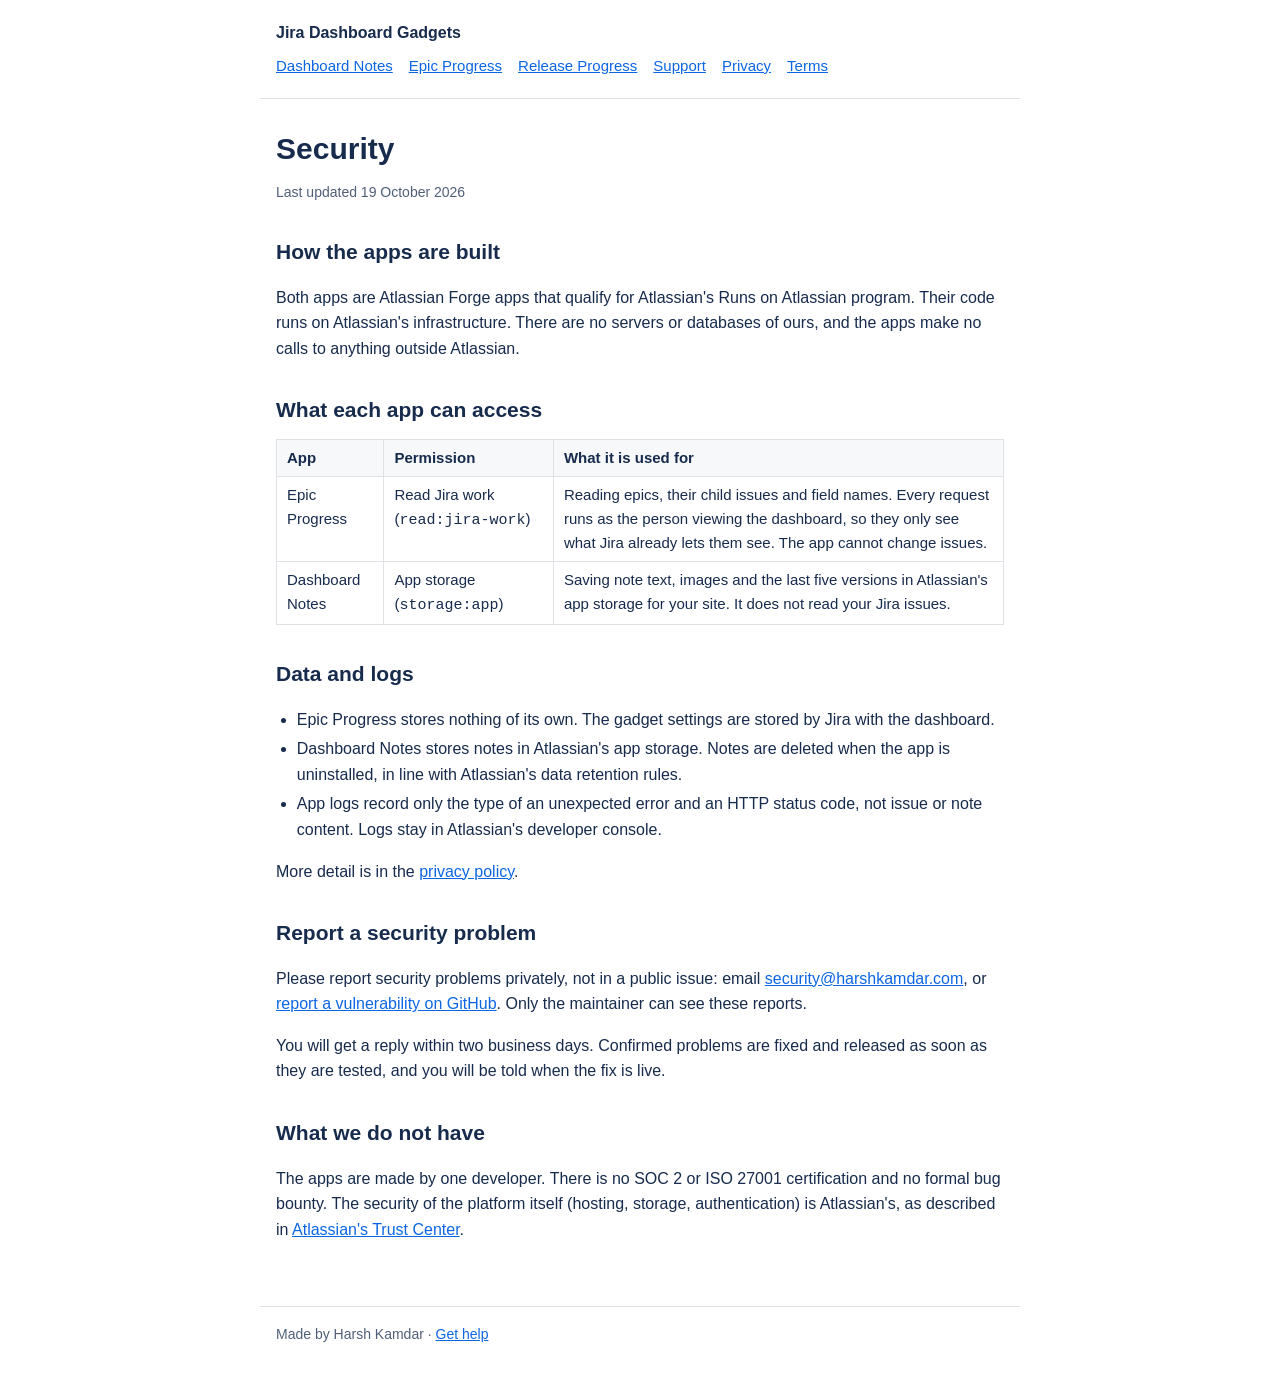
<file: security.html>
<!doctype html>
<html lang="en">
<head>
  <meta charset="utf-8">
  <meta name="viewport" content="width=device-width, initial-scale=1">
  <title>Security · Jira Dashboard Gadgets</title>
  <meta name="description" content="How Epic Progress and Dashboard Notes are built, what Jira access they have, and how to report a security problem privately.">
  <link rel="canonical" href="https://apps.harshkamdar.com/security.html">
  <meta property="og:type" content="website">
  <meta property="og:title" content="Security · Jira Dashboard Gadgets">
  <meta property="og:description" content="How Epic Progress and Dashboard Notes are built, what Jira access they have, and how to report a security problem privately.">
  <meta property="og:url" content="https://apps.harshkamdar.com/security.html">
  <link rel="icon" href="assets/epic-progress.svg">
  <link rel="stylesheet" href="assets/style.css">
</head>
<body>
  <header>
    <a class="brand" href="./">Jira Dashboard Gadgets</a>
    <nav>
      <a href="dashboard-notes/">Dashboard Notes</a>
      <a href="epic-progress/">Epic Progress</a>
      <a href="release-progress/">Release Progress</a>
      <a href="support.html">Support</a>
      <a href="privacy.html">Privacy</a>
      <a href="terms.html">Terms</a>
    </nav>
  </header>
  <main>
    <h1>Security</h1>
    <p class="updated">Last updated 19 October 2026</p>

    <h2>How the apps are built</h2>
    <p>Both apps are Atlassian Forge apps that qualify for Atlassian's Runs on Atlassian program. Their code runs on Atlassian's infrastructure. There are no servers or databases of ours, and the apps make no calls to anything outside Atlassian.</p>

    <h2>What each app can access</h2>
    <table>
      <tr><th>App</th><th>Permission</th><th>What it is used for</th></tr>
      <tr><td>Epic Progress</td><td>Read Jira work (<code>read:jira-work</code>)</td><td>Reading epics, their child issues and field names. Every request runs as the person viewing the dashboard, so they only see what Jira already lets them see. The app cannot change issues.</td></tr>
      <tr><td>Dashboard Notes</td><td>App storage (<code>storage:app</code>)</td><td>Saving note text, images and the last five versions in Atlassian's app storage for your site. It does not read your Jira issues.</td></tr>
    </table>

    <h2>Data and logs</h2>
    <ul>
      <li>Epic Progress stores nothing of its own. The gadget settings are stored by Jira with the dashboard.</li>
      <li>Dashboard Notes stores notes in Atlassian's app storage. Notes are deleted when the app is uninstalled, in line with Atlassian's data retention rules.</li>
      <li>App logs record only the type of an unexpected error and an HTTP status code, not issue or note content. Logs stay in Atlassian's developer console.</li>
    </ul>
    <p>More detail is in the <a href="privacy.html">privacy policy</a>.</p>

    <h2>Report a security problem</h2>
    <p>Please report security problems privately, not in a public issue: email <a href="mailto:security@harshkamdar.com">security@harshkamdar.com</a>, or <a href="https://github.com/Harshkamdar67/jira-gadgets-site/security/advisories/new">report a vulnerability on GitHub</a>. Only the maintainer can see these reports.</p>
    <p>You will get a reply within two business days. Confirmed problems are fixed and released as soon as they are tested, and you will be told when the fix is live.</p>

    <h2>What we do not have</h2>
    <p>The apps are made by one developer. There is no SOC 2 or ISO 27001 certification and no formal bug bounty. The security of the platform itself (hosting, storage, authentication) is Atlassian's, as described in <a href="https://www.atlassian.com/trust">Atlassian's Trust Center</a>.</p>
  </main>
  <footer>Made by Harsh Kamdar · <a href="support.html">Get help</a></footer>
</body>
</html>
</file>
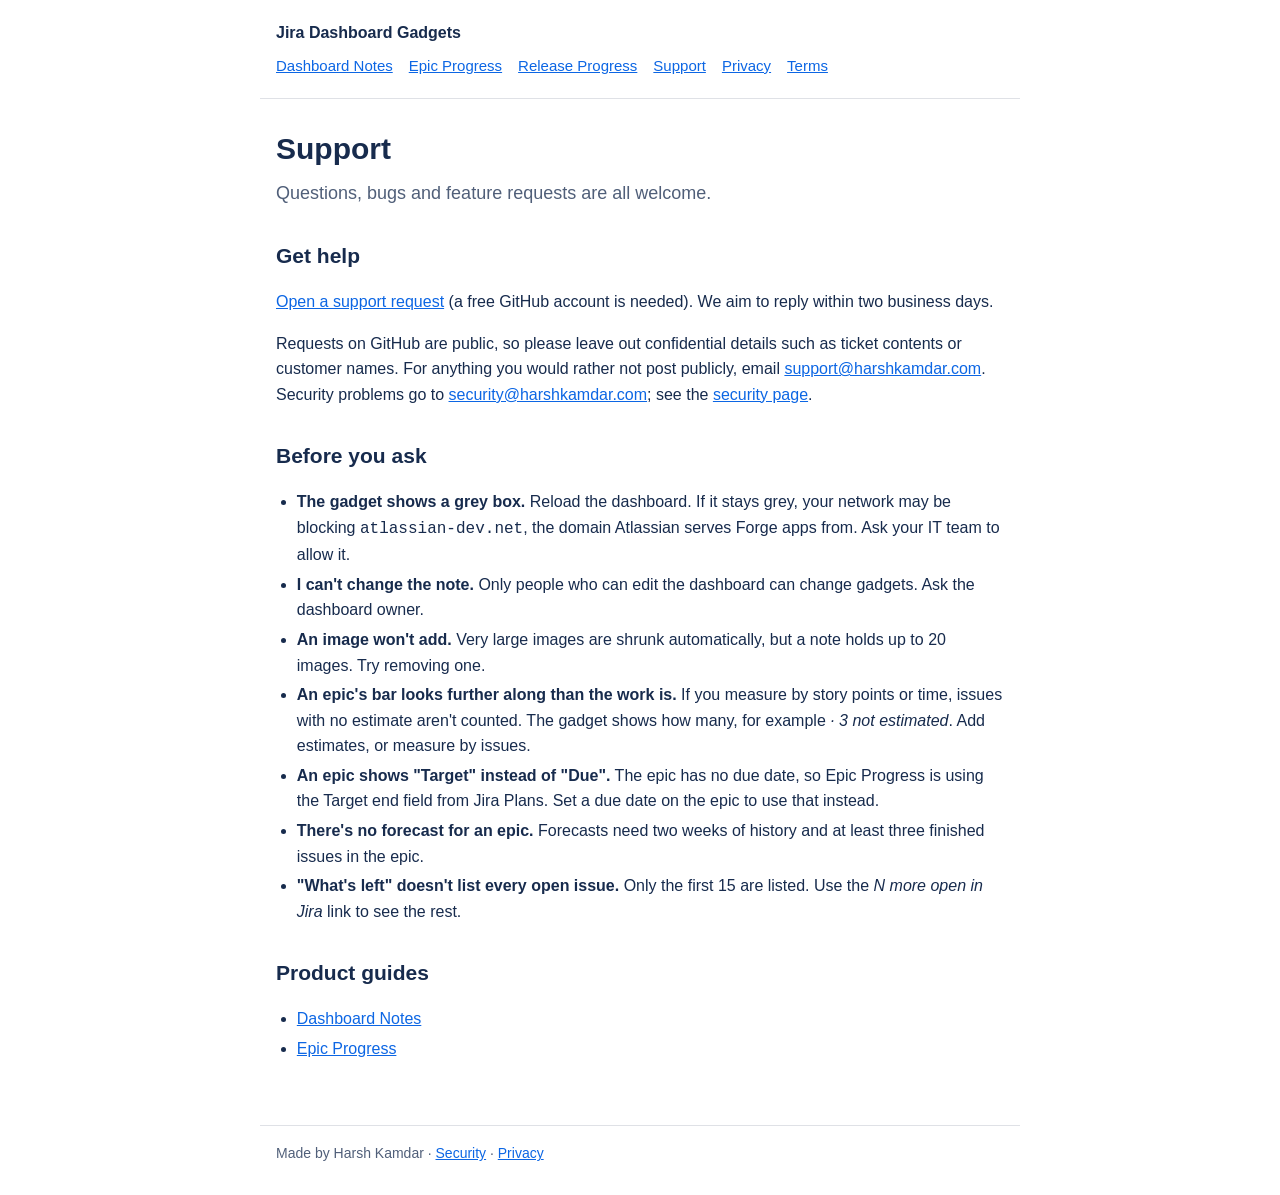
<file: support.html>
<!doctype html>
<html lang="en">
<head>
  <meta charset="utf-8">
  <meta name="viewport" content="width=device-width, initial-scale=1">
  <title>Support · Jira Dashboard Gadgets</title>
  <meta name="description" content="How to get help with Epic Progress and Dashboard Notes, plus fixes for common problems.">
  <link rel="canonical" href="https://apps.harshkamdar.com/support.html">
  <meta property="og:type" content="website">
  <meta property="og:title" content="Support · Jira Dashboard Gadgets">
  <meta property="og:description" content="How to get help with Epic Progress and Dashboard Notes, plus fixes for common problems.">
  <meta property="og:url" content="https://apps.harshkamdar.com/support.html">
  <link rel="icon" href="assets/dashboard-notes.svg">
  <link rel="stylesheet" href="assets/style.css">
</head>
<body>
  <header>
    <a class="brand" href="./">Jira Dashboard Gadgets</a>
    <nav>
      <a href="dashboard-notes/">Dashboard Notes</a>
      <a href="epic-progress/">Epic Progress</a>
      <a href="release-progress/">Release Progress</a>
      <a href="support.html">Support</a>
      <a href="privacy.html">Privacy</a>
      <a href="terms.html">Terms</a>
    </nav>
  </header>
  <main>
    <h1>Support</h1>
    <p class="lead">Questions, bugs and feature requests are all welcome.</p>

    <h2>Get help</h2>
    <p><a href="https://github.com/Harshkamdar67/jira-gadgets-site/issues/new">Open a support request</a> (a free GitHub account is needed). We aim to reply within two business days.</p>
    <p>Requests on GitHub are public, so please leave out confidential details such as ticket contents or customer names. For anything you would rather not post publicly, email <a href="mailto:support@harshkamdar.com">support@harshkamdar.com</a>. Security problems go to <a href="mailto:security@harshkamdar.com">security@harshkamdar.com</a>; see the <a href="security.html">security page</a>.</p>

    <h2>Before you ask</h2>
    <ul>
      <li><strong>The gadget shows a grey box.</strong> Reload the dashboard. If it stays grey, your network may be blocking <code>atlassian-dev.net</code>, the domain Atlassian serves Forge apps from. Ask your IT team to allow it.</li>
      <li><strong>I can't change the note.</strong> Only people who can edit the dashboard can change gadgets. Ask the dashboard owner.</li>
      <li><strong>An image won't add.</strong> Very large images are shrunk automatically, but a note holds up to 20 images. Try removing one.</li>
      <li><strong>An epic's bar looks further along than the work is.</strong> If you measure by story points or time, issues with no estimate aren't counted. The gadget shows how many, for example <em>· 3 not estimated</em>. Add estimates, or measure by issues.</li>
      <li><strong>An epic shows "Target" instead of "Due".</strong> The epic has no due date, so Epic Progress is using the Target end field from Jira Plans. Set a due date on the epic to use that instead.</li>
      <li><strong>There's no forecast for an epic.</strong> Forecasts need two weeks of history and at least three finished issues in the epic.</li>
      <li><strong>"What's left" doesn't list every open issue.</strong> Only the first 15 are listed. Use the <em>N more open in Jira</em> link to see the rest.</li>
    </ul>

    <h2>Product guides</h2>
    <ul>
      <li><a href="dashboard-notes/">Dashboard Notes</a></li>
      <li><a href="epic-progress/">Epic Progress</a></li>
    </ul>
  </main>
  <footer>Made by Harsh Kamdar · <a href="security.html">Security</a> · <a href="privacy.html">Privacy</a></footer>
</body>
</html>
</file>
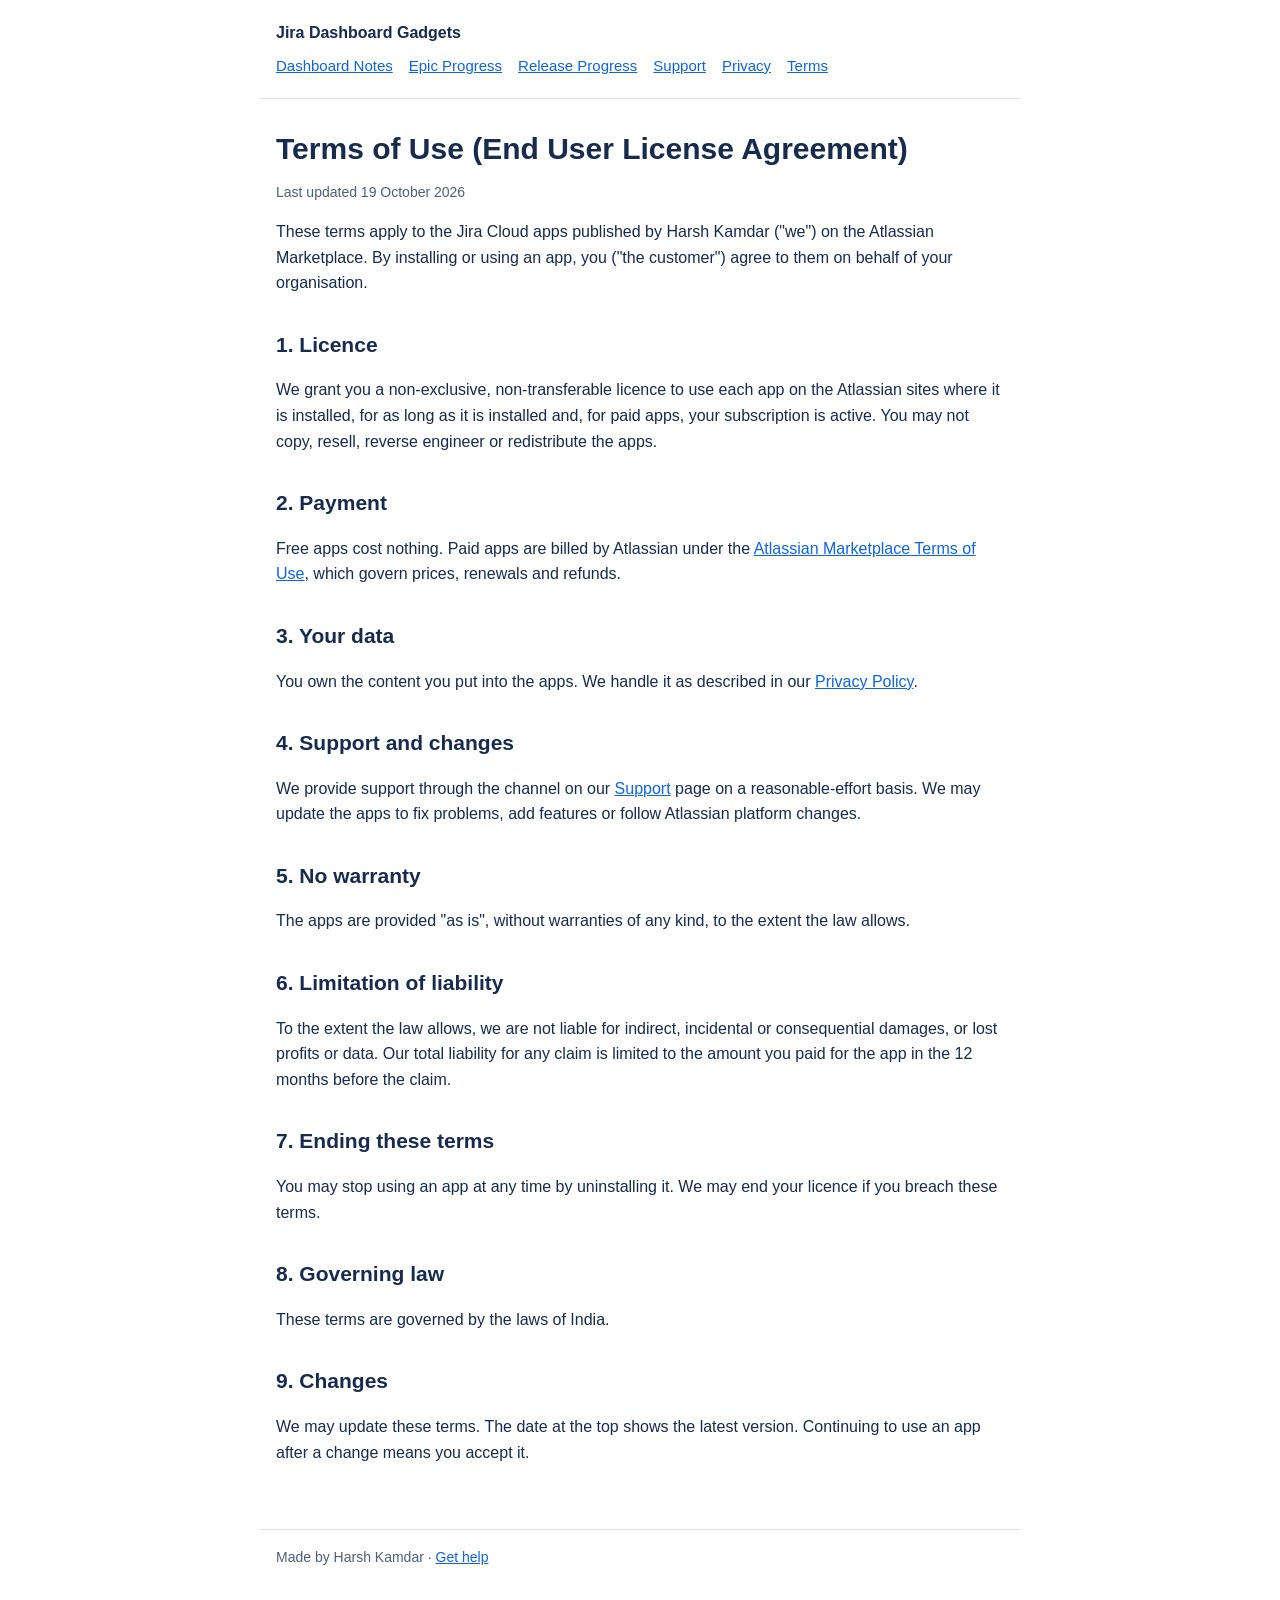
<file: terms.html>
<!doctype html>
<html lang="en">
<head>
  <meta charset="utf-8">
  <meta name="viewport" content="width=device-width, initial-scale=1">
  <title>Terms of use · Jira Dashboard Gadgets</title>
  <meta name="description" content="The end user licence terms for the Jira Cloud apps published by Harsh Kamdar.">
  <link rel="canonical" href="https://apps.harshkamdar.com/terms.html">
  <meta property="og:type" content="website">
  <meta property="og:title" content="Terms of use · Jira Dashboard Gadgets">
  <meta property="og:description" content="The end user licence terms for the Jira Cloud apps published by Harsh Kamdar.">
  <meta property="og:url" content="https://apps.harshkamdar.com/terms.html">
  <link rel="icon" href="assets/dashboard-notes.svg">
  <link rel="stylesheet" href="assets/style.css">
</head>
<body>
  <header>
    <a class="brand" href="./">Jira Dashboard Gadgets</a>
    <nav>
      <a href="dashboard-notes/">Dashboard Notes</a>
      <a href="epic-progress/">Epic Progress</a>
      <a href="release-progress/">Release Progress</a>
      <a href="support.html">Support</a>
      <a href="privacy.html">Privacy</a>
      <a href="terms.html">Terms</a>
    </nav>
  </header>
  <main>
    <h1>Terms of Use (End User License Agreement)</h1>
    <p class="updated">Last updated 19 October 2026</p>

    <p>These terms apply to the Jira Cloud apps published by Harsh Kamdar ("we") on the Atlassian Marketplace. By installing or using an app, you ("the customer") agree to them on behalf of your organisation.</p>

    <h2>1. Licence</h2>
    <p>We grant you a non-exclusive, non-transferable licence to use each app on the Atlassian sites where it is installed, for as long as it is installed and, for paid apps, your subscription is active. You may not copy, resell, reverse engineer or redistribute the apps.</p>

    <h2>2. Payment</h2>
    <p>Free apps cost nothing. Paid apps are billed by Atlassian under the <a href="https://www.atlassian.com/legal/marketplace-terms-of-use">Atlassian Marketplace Terms of Use</a>, which govern prices, renewals and refunds.</p>

    <h2>3. Your data</h2>
    <p>You own the content you put into the apps. We handle it as described in our <a href="privacy.html">Privacy Policy</a>.</p>

    <h2>4. Support and changes</h2>
    <p>We provide support through the channel on our <a href="support.html">Support</a> page on a reasonable-effort basis. We may update the apps to fix problems, add features or follow Atlassian platform changes.</p>

    <h2>5. No warranty</h2>
    <p>The apps are provided "as is", without warranties of any kind, to the extent the law allows.</p>

    <h2>6. Limitation of liability</h2>
    <p>To the extent the law allows, we are not liable for indirect, incidental or consequential damages, or lost profits or data. Our total liability for any claim is limited to the amount you paid for the app in the 12 months before the claim.</p>

    <h2>7. Ending these terms</h2>
    <p>You may stop using an app at any time by uninstalling it. We may end your licence if you breach these terms.</p>

    <h2>8. Governing law</h2>
    <p>These terms are governed by the laws of India.</p>

    <h2>9. Changes</h2>
    <p>We may update these terms. The date at the top shows the latest version. Continuing to use an app after a change means you accept it.</p>
  </main>
  <footer>Made by Harsh Kamdar · <a href="support.html">Get help</a></footer>
</body>
</html>
</file>
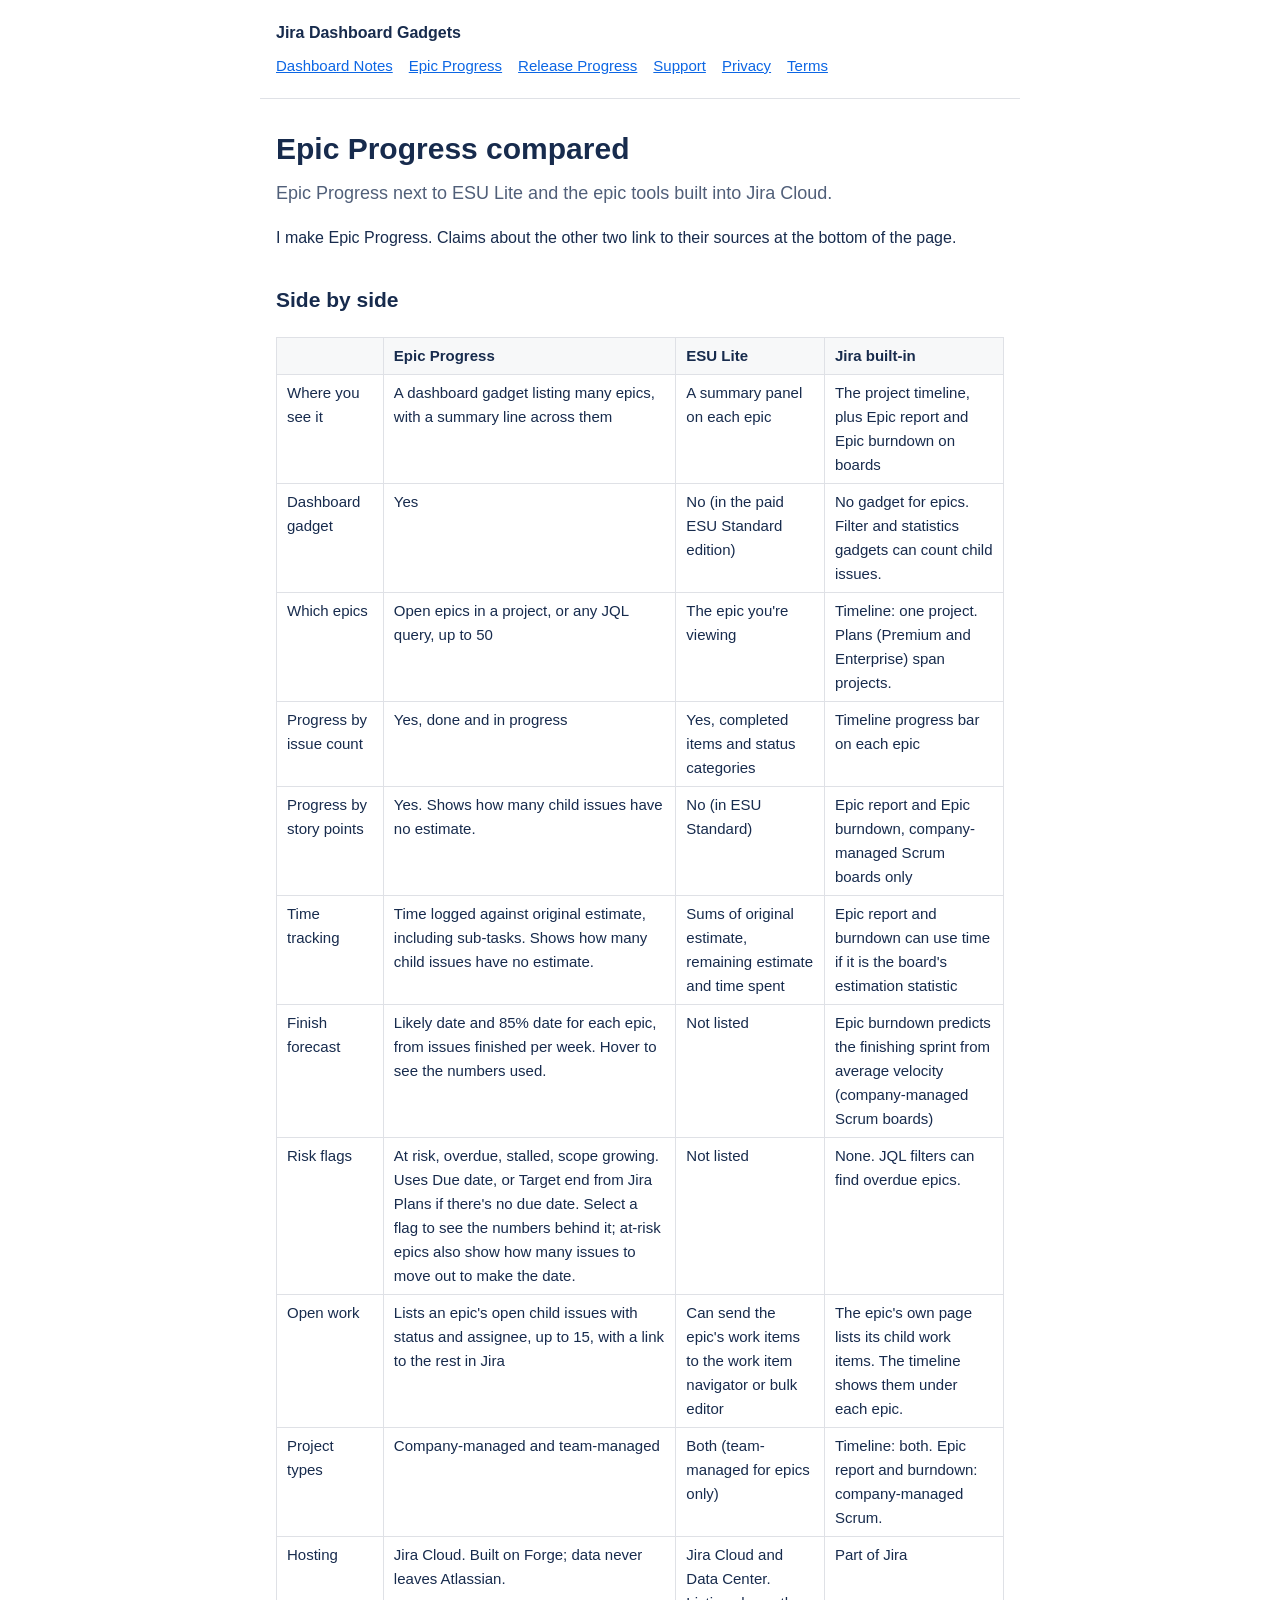
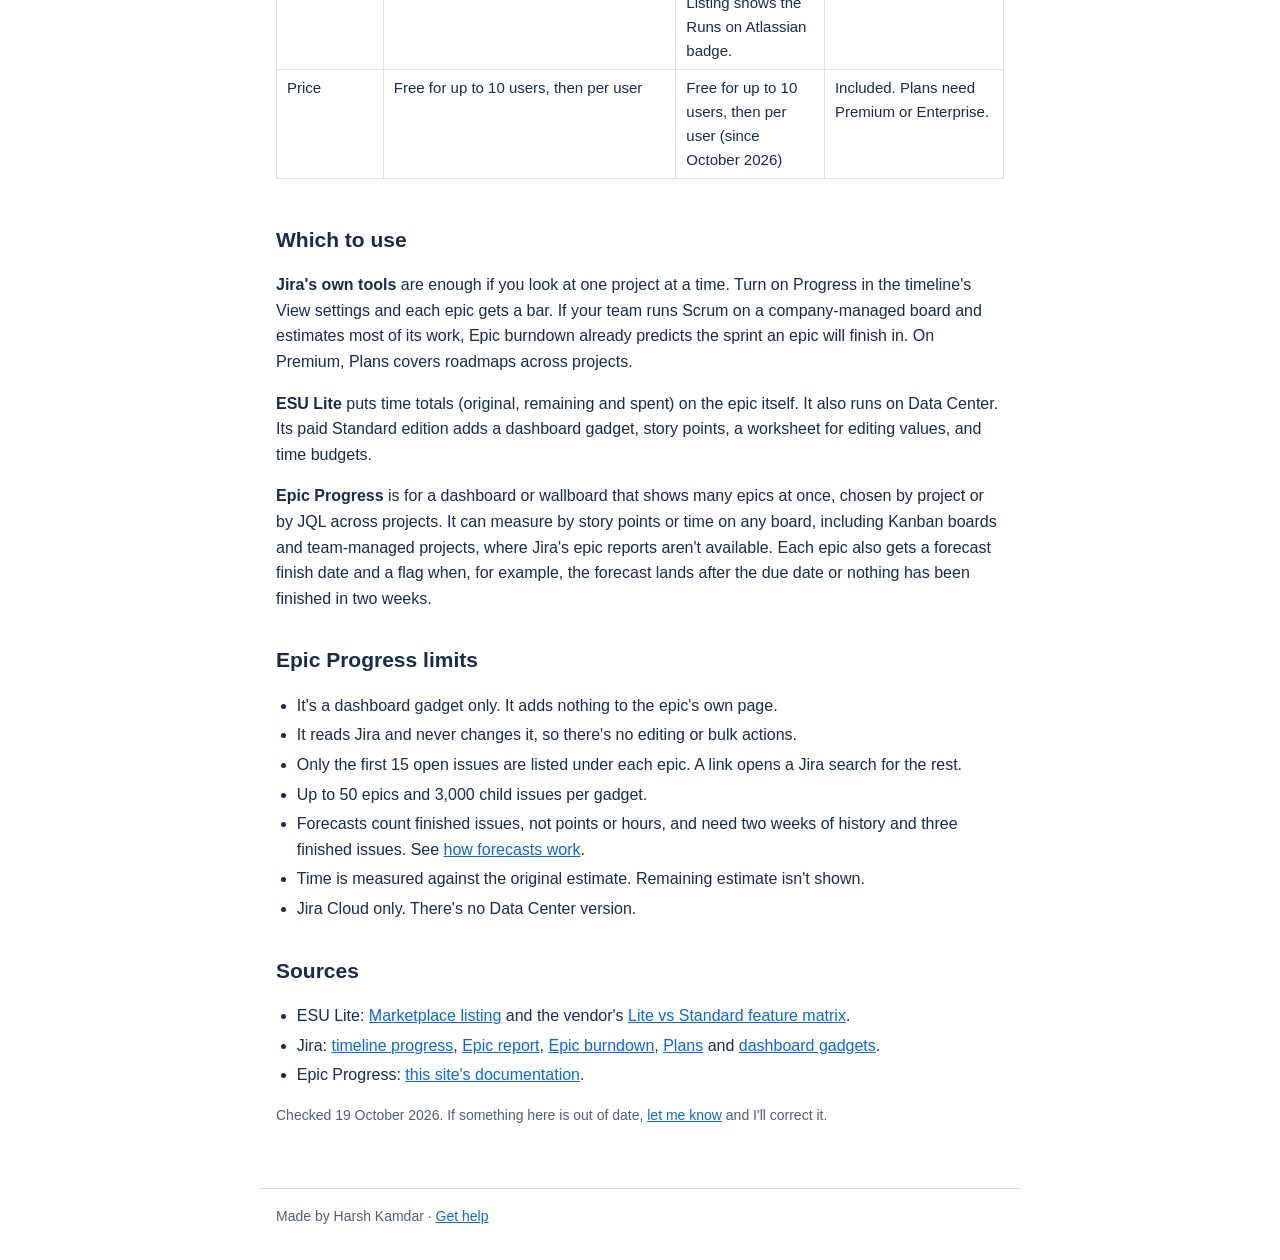
<file: epic-progress/compare.html>
<!doctype html>
<html lang="en">
<head>
  <meta charset="utf-8">
  <meta name="viewport" content="width=device-width, initial-scale=1">
  <title>Epic Progress compared with ESU Lite and Jira's epic reports</title>
  <meta name="description" content="An honest comparison of Epic Progress, ESU Lite and Jira's built-in timeline and epic reports for tracking epic progress in Jira Cloud.">
  <link rel="canonical" href="https://apps.harshkamdar.com/epic-progress/compare.html">
  <meta property="og:type" content="website">
  <meta property="og:title" content="Epic Progress compared with ESU Lite and Jira's epic reports">
  <meta property="og:description" content="An honest comparison of Epic Progress, ESU Lite and Jira's built-in timeline and epic reports for tracking epic progress in Jira Cloud.">
  <meta property="og:url" content="https://apps.harshkamdar.com/epic-progress/compare.html">
  <meta property="og:image" content="https://apps.harshkamdar.com/assets/epic-progress-share.png">
  <meta name="twitter:card" content="summary_large_image">
  <link rel="icon" href="../assets/epic-progress.svg">
  <link rel="stylesheet" href="../assets/style.css">
</head>
<body>
  <header>
    <a class="brand" href="../">Jira Dashboard Gadgets</a>
    <nav>
      <a href="../dashboard-notes/">Dashboard Notes</a>
      <a href="./">Epic Progress</a>
      <a href="../release-progress/">Release Progress</a>
      <a href="../support.html">Support</a>
      <a href="../privacy.html">Privacy</a>
      <a href="../terms.html">Terms</a>
    </nav>
  </header>
  <main>
    <h1>Epic Progress compared</h1>
    <p class="lead">Epic Progress next to ESU Lite and the epic tools built into Jira Cloud.</p>
    <p>I make Epic Progress. Claims about the other two link to their sources at the bottom of the page.</p>

    <h2>Side by side</h2>
    <div class="table-wrap">
    <table>
      <tr><th></th><th>Epic Progress</th><th>ESU Lite</th><th>Jira built-in</th></tr>
      <tr><td>Where you see it</td><td>A dashboard gadget listing many epics, with a summary line across them</td><td>A summary panel on each epic</td><td>The project timeline, plus Epic report and Epic burndown on boards</td></tr>
      <tr><td>Dashboard gadget</td><td>Yes</td><td>No (in the paid ESU Standard edition)</td><td>No gadget for epics. Filter and statistics gadgets can count child issues.</td></tr>
      <tr><td>Which epics</td><td>Open epics in a project, or any JQL query, up to 50</td><td>The epic you're viewing</td><td>Timeline: one project. Plans (Premium and Enterprise) span projects.</td></tr>
      <tr><td>Progress by issue count</td><td>Yes, done and in progress</td><td>Yes, completed items and status categories</td><td>Timeline progress bar on each epic</td></tr>
      <tr><td>Progress by story points</td><td>Yes. Shows how many child issues have no estimate.</td><td>No (in ESU Standard)</td><td>Epic report and Epic burndown, company-managed Scrum boards only</td></tr>
      <tr><td>Time tracking</td><td>Time logged against original estimate, including sub-tasks. Shows how many child issues have no estimate.</td><td>Sums of original estimate, remaining estimate and time spent</td><td>Epic report and burndown can use time if it is the board's estimation statistic</td></tr>
      <tr><td>Finish forecast</td><td>Likely date and 85% date for each epic, from issues finished per week. Hover to see the numbers used.</td><td>Not listed</td><td>Epic burndown predicts the finishing sprint from average velocity (company-managed Scrum boards)</td></tr>
      <tr><td>Risk flags</td><td>At risk, overdue, stalled, scope growing. Uses Due date, or Target end from Jira Plans if there's no due date. Select a flag to see the numbers behind it; at-risk epics also show how many issues to move out to make the date.</td><td>Not listed</td><td>None. JQL filters can find overdue epics.</td></tr>
      <tr><td>Open work</td><td>Lists an epic's open child issues with status and assignee, up to 15, with a link to the rest in Jira</td><td>Can send the epic's work items to the work item navigator or bulk editor</td><td>The epic's own page lists its child work items. The timeline shows them under each epic.</td></tr>
      <tr><td>Project types</td><td>Company-managed and team-managed</td><td>Both (team-managed for epics only)</td><td>Timeline: both. Epic report and burndown: company-managed Scrum.</td></tr>
      <tr><td>Hosting</td><td>Jira Cloud. Built on Forge; data never leaves Atlassian.</td><td>Jira Cloud and Data Center. Listing shows the Runs on Atlassian badge.</td><td>Part of Jira</td></tr>
      <tr><td>Price</td><td>Free for up to 10 users, then per user</td><td>Free for up to 10 users, then per user (since October 2026)</td><td>Included. Plans need Premium or Enterprise.</td></tr>
    </table>
    </div>

    <h2>Which to use</h2>
    <p><strong>Jira's own tools</strong> are enough if you look at one project at a time. Turn on Progress in the timeline's View settings and each epic gets a bar. If your team runs Scrum on a company-managed board and estimates most of its work, Epic burndown already predicts the sprint an epic will finish in. On Premium, Plans covers roadmaps across projects.</p>
    <p><strong>ESU Lite</strong> puts time totals (original, remaining and spent) on the epic itself. It also runs on Data Center. Its paid Standard edition adds a dashboard gadget, story points, a worksheet for editing values, and time budgets.</p>
    <p><strong>Epic Progress</strong> is for a dashboard or wallboard that shows many epics at once, chosen by project or by JQL across projects. It can measure by story points or time on any board, including Kanban boards and team-managed projects, where Jira's epic reports aren't available. Each epic also gets a forecast finish date and a flag when, for example, the forecast lands after the due date or nothing has been finished in two weeks.</p>

    <h2>Epic Progress limits</h2>
    <ul>
      <li>It's a dashboard gadget only. It adds nothing to the epic's own page.</li>
      <li>It reads Jira and never changes it, so there's no editing or bulk actions.</li>
      <li>Only the first 15 open issues are listed under each epic. A link opens a Jira search for the rest.</li>
      <li>Up to 50 epics and 3,000 child issues per gadget.</li>
      <li>Forecasts count finished issues, not points or hours, and need two weeks of history and three finished issues. See <a href="./#forecasts">how forecasts work</a>.</li>
      <li>Time is measured against the original estimate. Remaining estimate isn't shown.</li>
      <li>Jira Cloud only. There's no Data Center version.</li>
    </ul>

    <h2>Sources</h2>
    <ul>
      <li>ESU Lite: <a href="https://marketplace.atlassian.com/apps/1213331/esu-lite-epic-reports-for-time-status-resolution-values">Marketplace listing</a> and the vendor's <a href="https://esu-lite-help-center.scroll-sites.com/esu-lite-help-center/esu-lite-vs-standard-feature-matrix">Lite vs Standard feature matrix</a>.</li>
      <li>Jira: <a href="https://support.atlassian.com/jira-software-cloud/docs/enable-and-disable-the-progress-monitor-in-your-project/">timeline progress</a>, <a href="https://support.atlassian.com/jira-software-cloud/docs/view-and-understand-the-epic-report/">Epic report</a>, <a href="https://support.atlassian.com/jira-software-cloud/docs/view-and-understand-the-epic-burndown-report/">Epic burndown</a>, <a href="https://support.atlassian.com/jira-software-cloud/docs/what-is-advanced-roadmaps/">Plans</a> and <a href="https://support.atlassian.com/jira-cloud-administration/docs/use-dashboard-gadgets/">dashboard gadgets</a>.</li>
      <li>Epic Progress: <a href="./">this site's documentation</a>.</li>
    </ul>
    <p class="updated">Checked 19 October 2026. If something here is out of date, <a href="../support.html">let me know</a> and I'll correct it.</p>
  </main>
  <footer>Made by Harsh Kamdar · <a href="../support.html">Get help</a></footer>
</body>
</html>
</file>
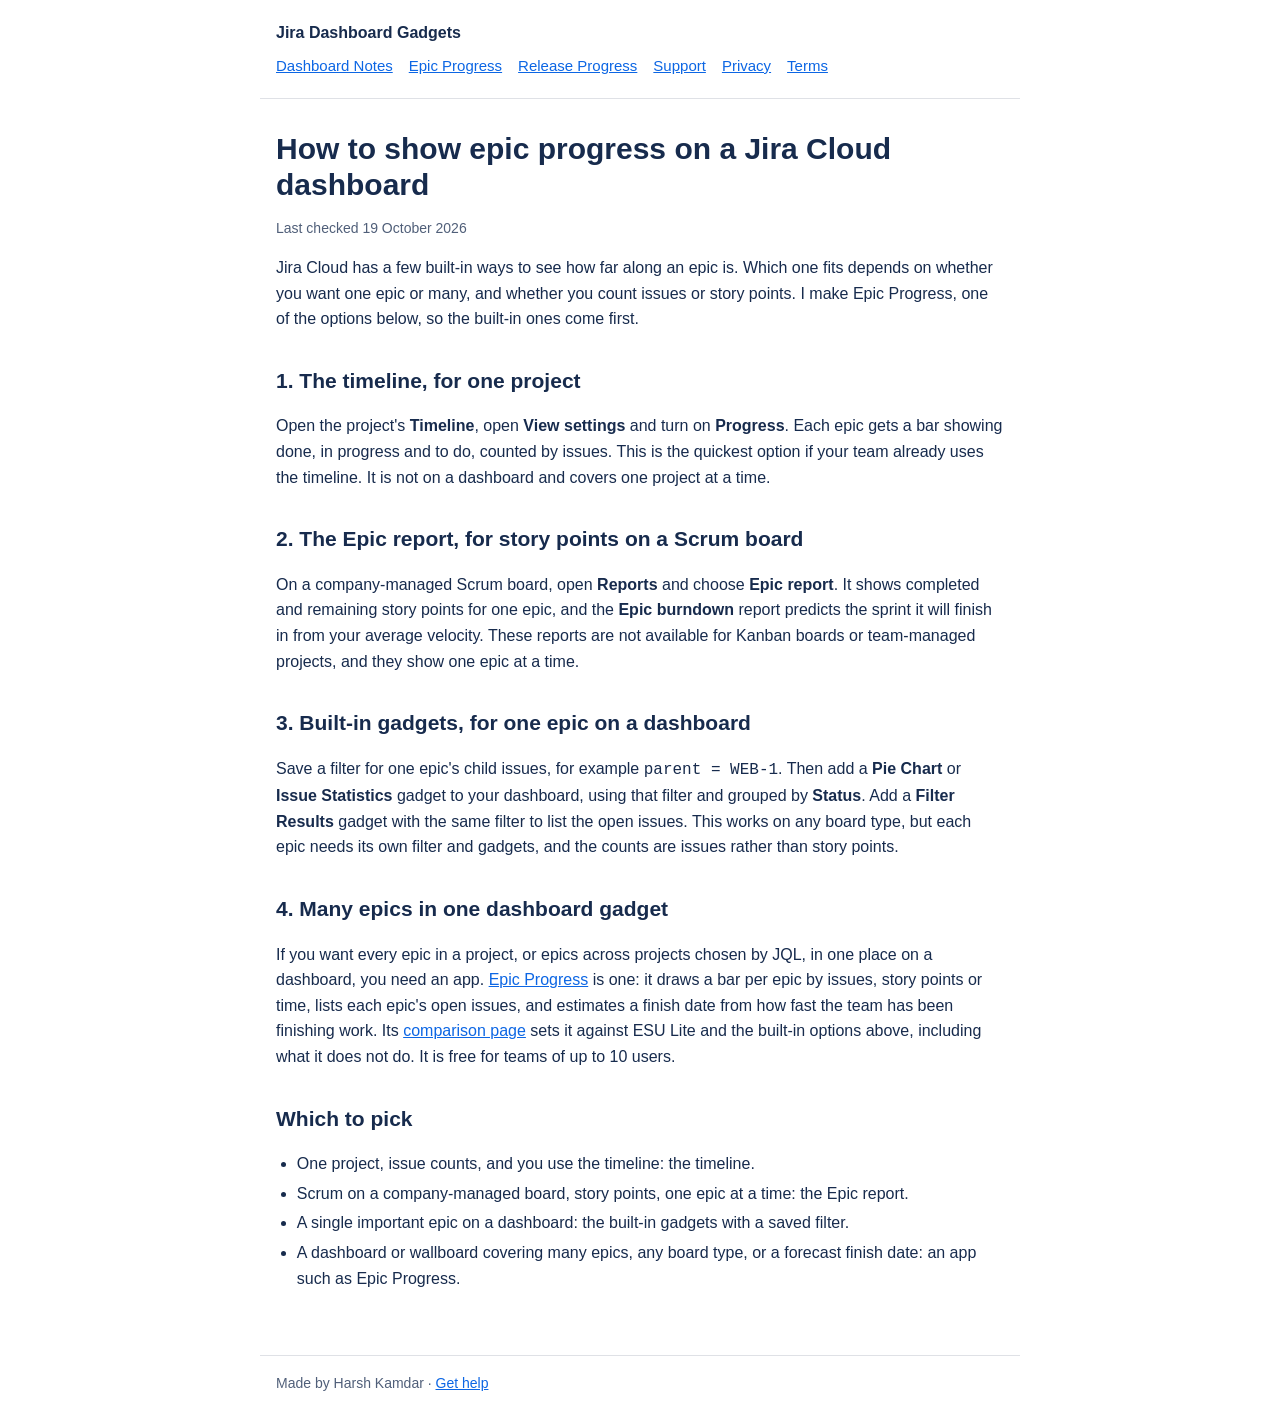
<file: guides/epic-progress-on-a-jira-dashboard.html>
<!doctype html>
<html lang="en">
<head>
  <meta charset="utf-8">
  <meta name="viewport" content="width=device-width, initial-scale=1">
  <title>How to show epic progress on a Jira Cloud dashboard</title>
  <meta name="description" content="Four ways to see epic progress in Jira Cloud: the timeline, the Epic report, built-in dashboard gadgets, and apps that show many epics in one gadget.">
  <link rel="canonical" href="https://apps.harshkamdar.com/guides/epic-progress-on-a-jira-dashboard.html">
  <meta property="og:type" content="article">
  <meta property="og:title" content="How to show epic progress on a Jira Cloud dashboard">
  <meta property="og:description" content="Four ways to see epic progress in Jira Cloud: the timeline, the Epic report, built-in dashboard gadgets, and apps that show many epics in one gadget.">
  <meta property="og:url" content="https://apps.harshkamdar.com/guides/epic-progress-on-a-jira-dashboard.html">
  <meta property="og:image" content="https://apps.harshkamdar.com/assets/epic-progress-share.png">
  <meta name="twitter:card" content="summary_large_image">
  <link rel="icon" href="../assets/epic-progress.svg">
  <link rel="stylesheet" href="../assets/style.css">
</head>
<body>
  <header>
    <a class="brand" href="../">Jira Dashboard Gadgets</a>
    <nav>
      <a href="../dashboard-notes/">Dashboard Notes</a>
      <a href="../epic-progress/">Epic Progress</a>
      <a href="../release-progress/">Release Progress</a>
      <a href="../support.html">Support</a>
      <a href="../privacy.html">Privacy</a>
      <a href="../terms.html">Terms</a>
    </nav>
  </header>
  <main>
    <h1>How to show epic progress on a Jira Cloud dashboard</h1>
    <p class="updated">Last checked 19 October 2026</p>
    <p>Jira Cloud has a few built-in ways to see how far along an epic is. Which one fits depends on whether you want one epic or many, and whether you count issues or story points. I make Epic Progress, one of the options below, so the built-in ones come first.</p>

    <h2>1. The timeline, for one project</h2>
    <p>Open the project's <strong>Timeline</strong>, open <strong>View settings</strong> and turn on <strong>Progress</strong>. Each epic gets a bar showing done, in progress and to do, counted by issues. This is the quickest option if your team already uses the timeline. It is not on a dashboard and covers one project at a time.</p>

    <h2>2. The Epic report, for story points on a Scrum board</h2>
    <p>On a company-managed Scrum board, open <strong>Reports</strong> and choose <strong>Epic report</strong>. It shows completed and remaining story points for one epic, and the <strong>Epic burndown</strong> report predicts the sprint it will finish in from your average velocity. These reports are not available for Kanban boards or team-managed projects, and they show one epic at a time.</p>

    <h2>3. Built-in gadgets, for one epic on a dashboard</h2>
    <p>Save a filter for one epic's child issues, for example <code>parent = WEB-1</code>. Then add a <strong>Pie Chart</strong> or <strong>Issue Statistics</strong> gadget to your dashboard, using that filter and grouped by <strong>Status</strong>. Add a <strong>Filter Results</strong> gadget with the same filter to list the open issues. This works on any board type, but each epic needs its own filter and gadgets, and the counts are issues rather than story points.</p>

    <h2>4. Many epics in one dashboard gadget</h2>
    <p>If you want every epic in a project, or epics across projects chosen by JQL, in one place on a dashboard, you need an app. <a href="../epic-progress/">Epic Progress</a> is one: it draws a bar per epic by issues, story points or time, lists each epic's open issues, and estimates a finish date from how fast the team has been finishing work. Its <a href="../epic-progress/compare.html">comparison page</a> sets it against ESU Lite and the built-in options above, including what it does not do. It is free for teams of up to 10 users.</p>

    <h2>Which to pick</h2>
    <ul>
      <li>One project, issue counts, and you use the timeline: the timeline.</li>
      <li>Scrum on a company-managed board, story points, one epic at a time: the Epic report.</li>
      <li>A single important epic on a dashboard: the built-in gadgets with a saved filter.</li>
      <li>A dashboard or wallboard covering many epics, any board type, or a forecast finish date: an app such as Epic Progress.</li>
    </ul>
  </main>
  <footer>Made by Harsh Kamdar · <a href="../support.html">Get help</a></footer>
</body>
</html>
</file>
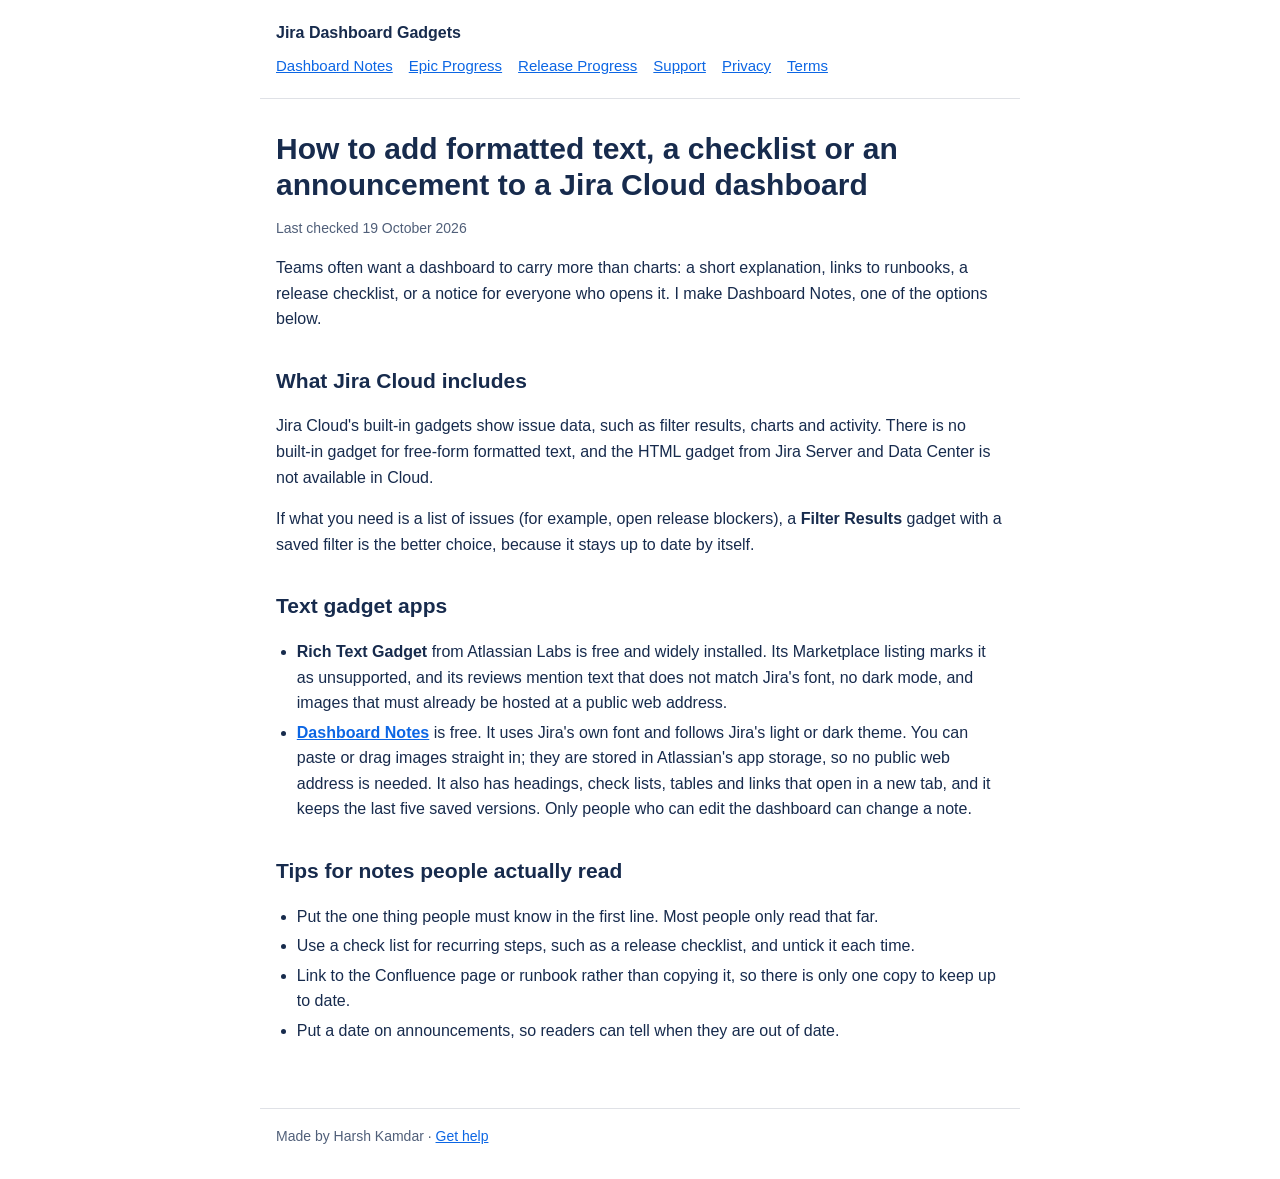
<file: guides/text-and-checklists-on-a-jira-dashboard.html>
<!doctype html>
<html lang="en">
<head>
  <meta charset="utf-8">
  <meta name="viewport" content="width=device-width, initial-scale=1">
  <title>How to add formatted text, a checklist or an announcement to a Jira Cloud dashboard</title>
  <meta name="description" content="Jira Cloud has no built-in text or HTML gadget. What it does include, the text gadget apps available, and tips for dashboard notes people read.">
  <link rel="canonical" href="https://apps.harshkamdar.com/guides/text-and-checklists-on-a-jira-dashboard.html">
  <meta property="og:type" content="article">
  <meta property="og:title" content="How to add formatted text, a checklist or an announcement to a Jira Cloud dashboard">
  <meta property="og:description" content="Jira Cloud has no built-in text or HTML gadget. What it does include, the text gadget apps available, and tips for dashboard notes people read.">
  <meta property="og:url" content="https://apps.harshkamdar.com/guides/text-and-checklists-on-a-jira-dashboard.html">
  <meta property="og:image" content="https://apps.harshkamdar.com/assets/dashboard-notes-share.png">
  <meta name="twitter:card" content="summary_large_image">
  <link rel="icon" href="../assets/dashboard-notes.svg">
  <link rel="stylesheet" href="../assets/style.css">
</head>
<body>
  <header>
    <a class="brand" href="../">Jira Dashboard Gadgets</a>
    <nav>
      <a href="../dashboard-notes/">Dashboard Notes</a>
      <a href="../epic-progress/">Epic Progress</a>
      <a href="../release-progress/">Release Progress</a>
      <a href="../support.html">Support</a>
      <a href="../privacy.html">Privacy</a>
      <a href="../terms.html">Terms</a>
    </nav>
  </header>
  <main>
    <h1>How to add formatted text, a checklist or an announcement to a Jira Cloud dashboard</h1>
    <p class="updated">Last checked 19 October 2026</p>
    <p>Teams often want a dashboard to carry more than charts: a short explanation, links to runbooks, a release checklist, or a notice for everyone who opens it. I make Dashboard Notes, one of the options below.</p>

    <h2>What Jira Cloud includes</h2>
    <p>Jira Cloud's built-in gadgets show issue data, such as filter results, charts and activity. There is no built-in gadget for free-form formatted text, and the HTML gadget from Jira Server and Data Center is not available in Cloud.</p>
    <p>If what you need is a list of issues (for example, open release blockers), a <strong>Filter Results</strong> gadget with a saved filter is the better choice, because it stays up to date by itself.</p>

    <h2>Text gadget apps</h2>
    <ul>
      <li><strong>Rich Text Gadget</strong> from Atlassian Labs is free and widely installed. Its Marketplace listing marks it as unsupported, and its reviews mention text that does not match Jira's font, no dark mode, and images that must already be hosted at a public web address.</li>
      <li><strong><a href="../dashboard-notes/">Dashboard Notes</a></strong> is free. It uses Jira's own font and follows Jira's light or dark theme. You can paste or drag images straight in; they are stored in Atlassian's app storage, so no public web address is needed. It also has headings, check lists, tables and links that open in a new tab, and it keeps the last five saved versions. Only people who can edit the dashboard can change a note.</li>
    </ul>

    <h2>Tips for notes people actually read</h2>
    <ul>
      <li>Put the one thing people must know in the first line. Most people only read that far.</li>
      <li>Use a check list for recurring steps, such as a release checklist, and untick it each time.</li>
      <li>Link to the Confluence page or runbook rather than copying it, so there is only one copy to keep up to date.</li>
      <li>Put a date on announcements, so readers can tell when they are out of date.</li>
    </ul>
  </main>
  <footer>Made by Harsh Kamdar · <a href="../support.html">Get help</a></footer>
</body>
</html>
</file>
<file: assets/style.css>
:root {
  --bg: #ffffff;
  --text: #172b4d;
  --muted: #505f79;
  --line: #dfe1e6;
  --accent: #0c66e4;
  --panel: #f7f8f9;
  --max: 760px;
}
@media (prefers-color-scheme: dark) {
  :root {
    --bg: #1d2125;
    --text: #dee4ea;
    --muted: #9fadbc;
    --line: #38414a;
    --accent: #579dff;
    --panel: #22272b;
  }
}
* { box-sizing: border-box; }
html, body { margin: 0; background: var(--bg); color: var(--text); }
body {
  font-family: ui-sans-serif, -apple-system, 'Segoe UI', Roboto, 'Helvetica Neue', Arial, sans-serif;
  font-size: 16px;
  line-height: 1.6;
}
a { color: var(--accent); }
header, main, footer { max-width: var(--max); margin: 0 auto; padding: 0 16px; }
header { display: flex; justify-content: space-between; align-items: center; padding-top: 20px; padding-bottom: 20px; border-bottom: 1px solid var(--line); flex-wrap: wrap; gap: 8px; }
header .brand { font-weight: 700; color: var(--text); text-decoration: none; }
header nav { display: flex; gap: 16px; flex-wrap: wrap; font-size: 15px; }
main { padding-top: 32px; padding-bottom: 48px; }
h1 { font-size: 30px; line-height: 1.2; margin: 0 0 12px; }
h2 { font-size: 21px; margin: 32px 0 8px; }
h3 { font-size: 17px; margin: 24px 0 6px; }
p.lead { font-size: 18px; color: var(--muted); margin-top: 0; }
.card { display: flex; gap: 16px; align-items: flex-start; border: 1px solid var(--line); border-radius: 8px; padding: 16px; margin: 16px 0; background: var(--panel); }
.card img { width: 48px; height: 48px; flex: none; }
.card h3 { margin: 0 0 4px; }
.card p { margin: 0; color: var(--muted); }
ul, ol { padding-left: 1.3em; }
li { margin: 4px 0; }
table { border-collapse: collapse; width: 100%; margin: 12px 0; font-size: 15px; }
th, td { border: 1px solid var(--line); padding: 6px 10px; text-align: left; vertical-align: top; }
th { background: var(--panel); }
footer { border-top: 1px solid var(--line); padding-top: 16px; padding-bottom: 32px; color: var(--muted); font-size: 14px; }
.updated { color: var(--muted); font-size: 14px; }
.table-wrap { overflow-x: auto; }
.table-wrap table { min-width: 560px; }

/* "Get it on the Atlassian Marketplace" link, added to a product page once its listing is approved. */
.get { display: inline-block; margin: 4px 0 8px; padding: 8px 14px; border-radius: 4px; background: var(--accent); color: #fff; font-weight: 600; text-decoration: none; }
.get:hover { filter: brightness(1.08); }
@media (prefers-color-scheme: dark) { .get { color: #1d2125; } }
.card .get-small { font-size: 14px; font-weight: 600; }
</file>
